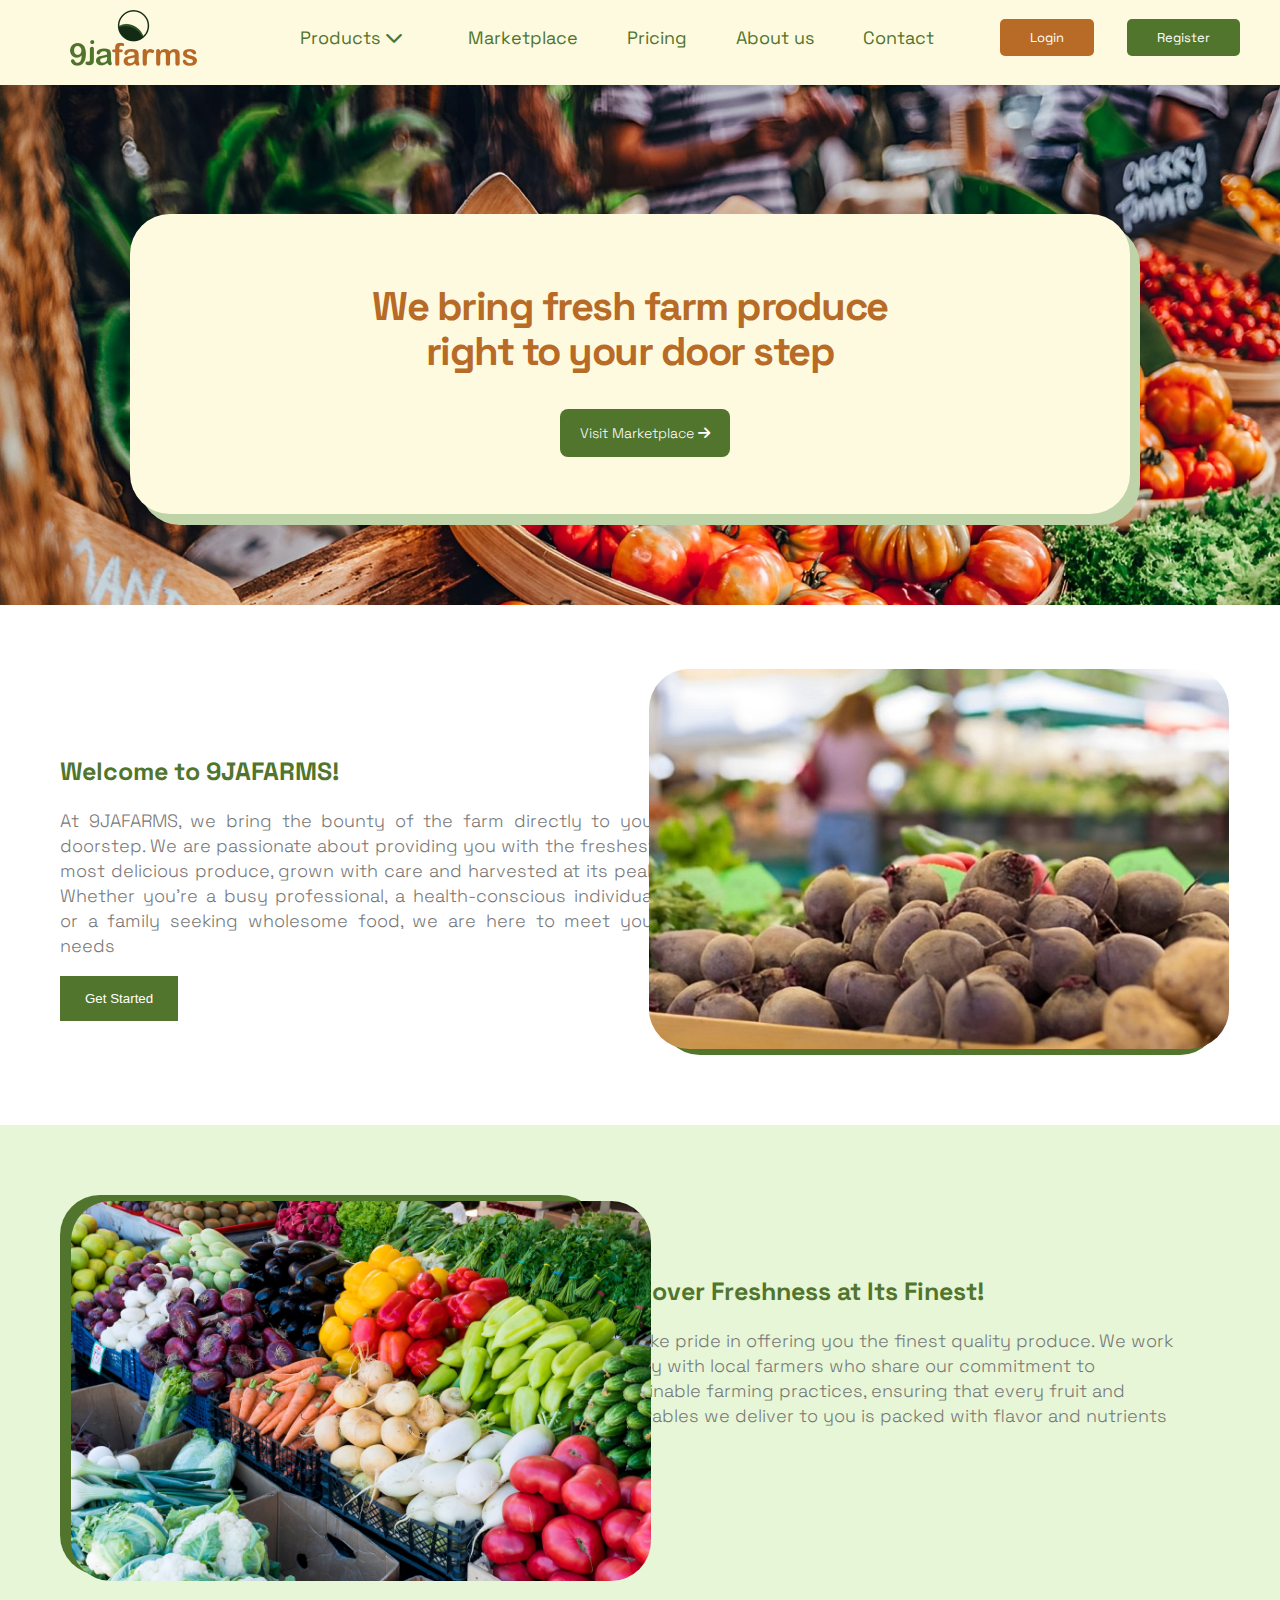
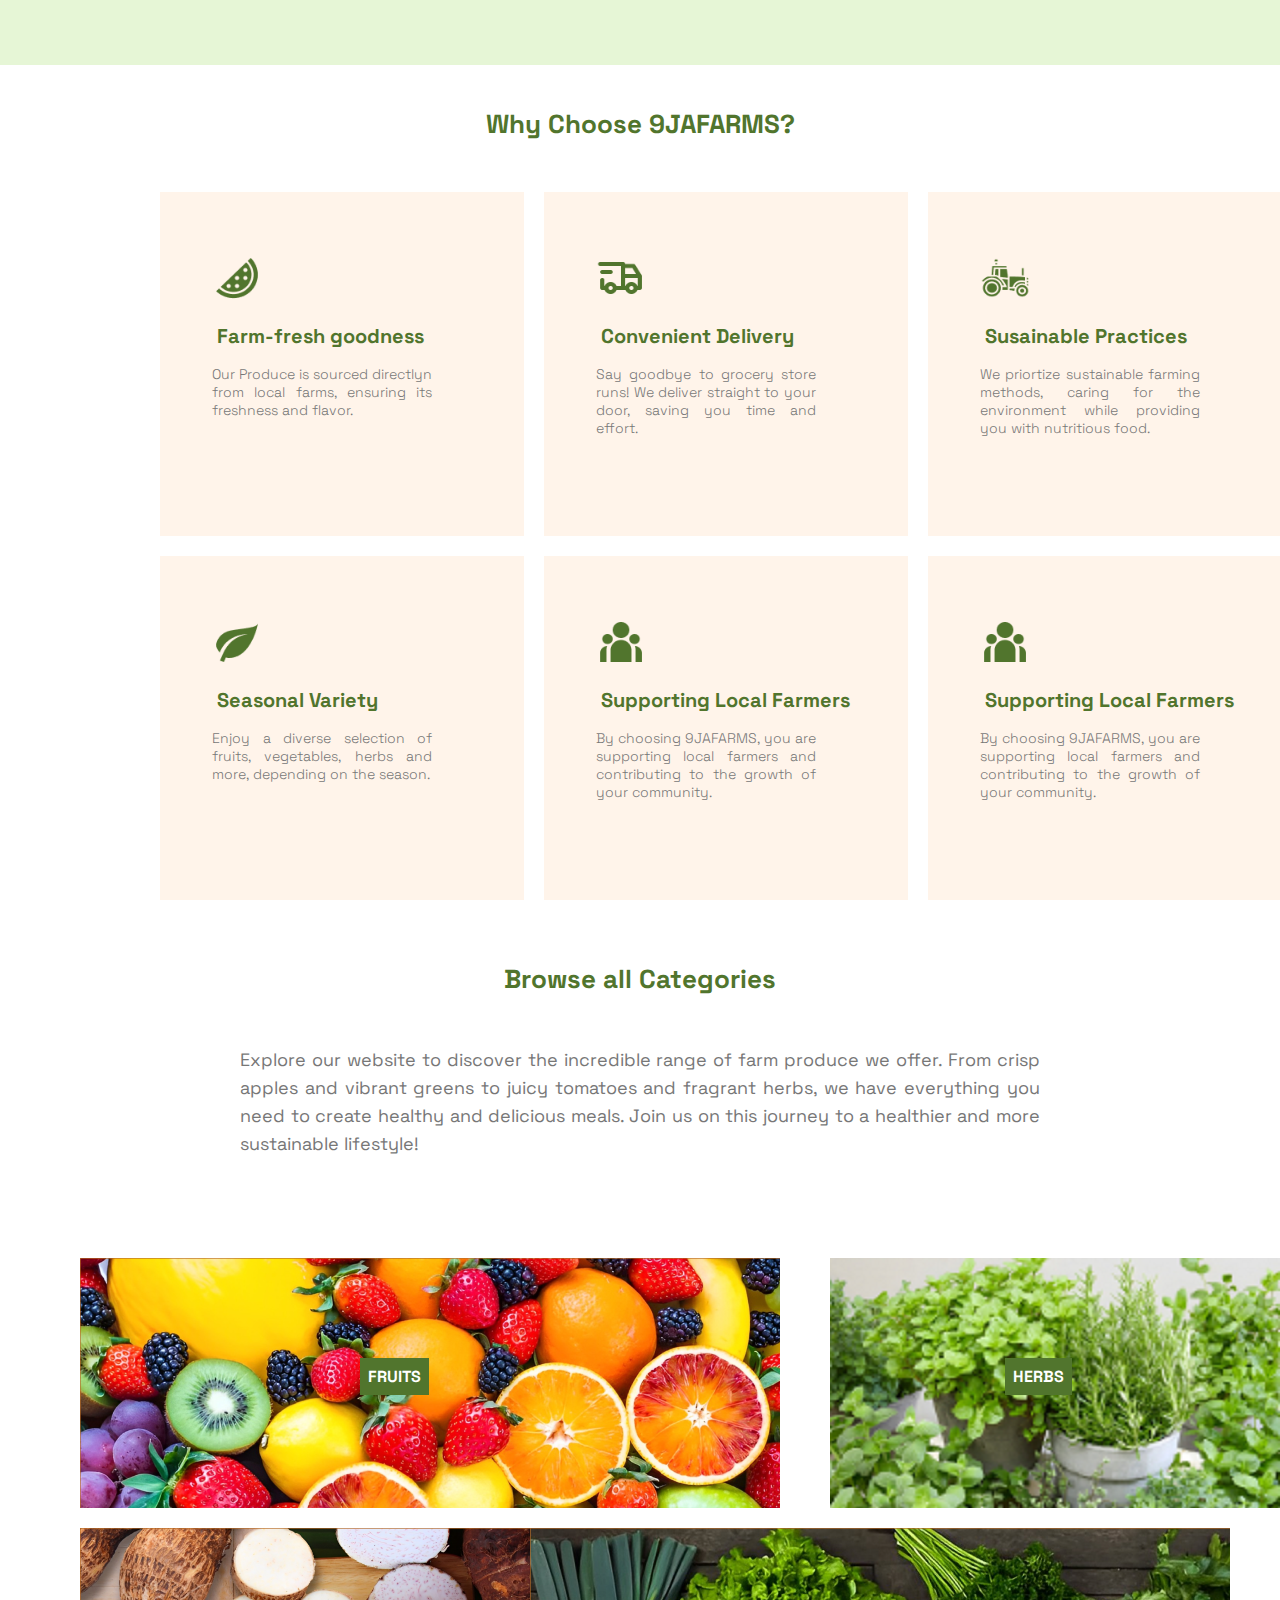
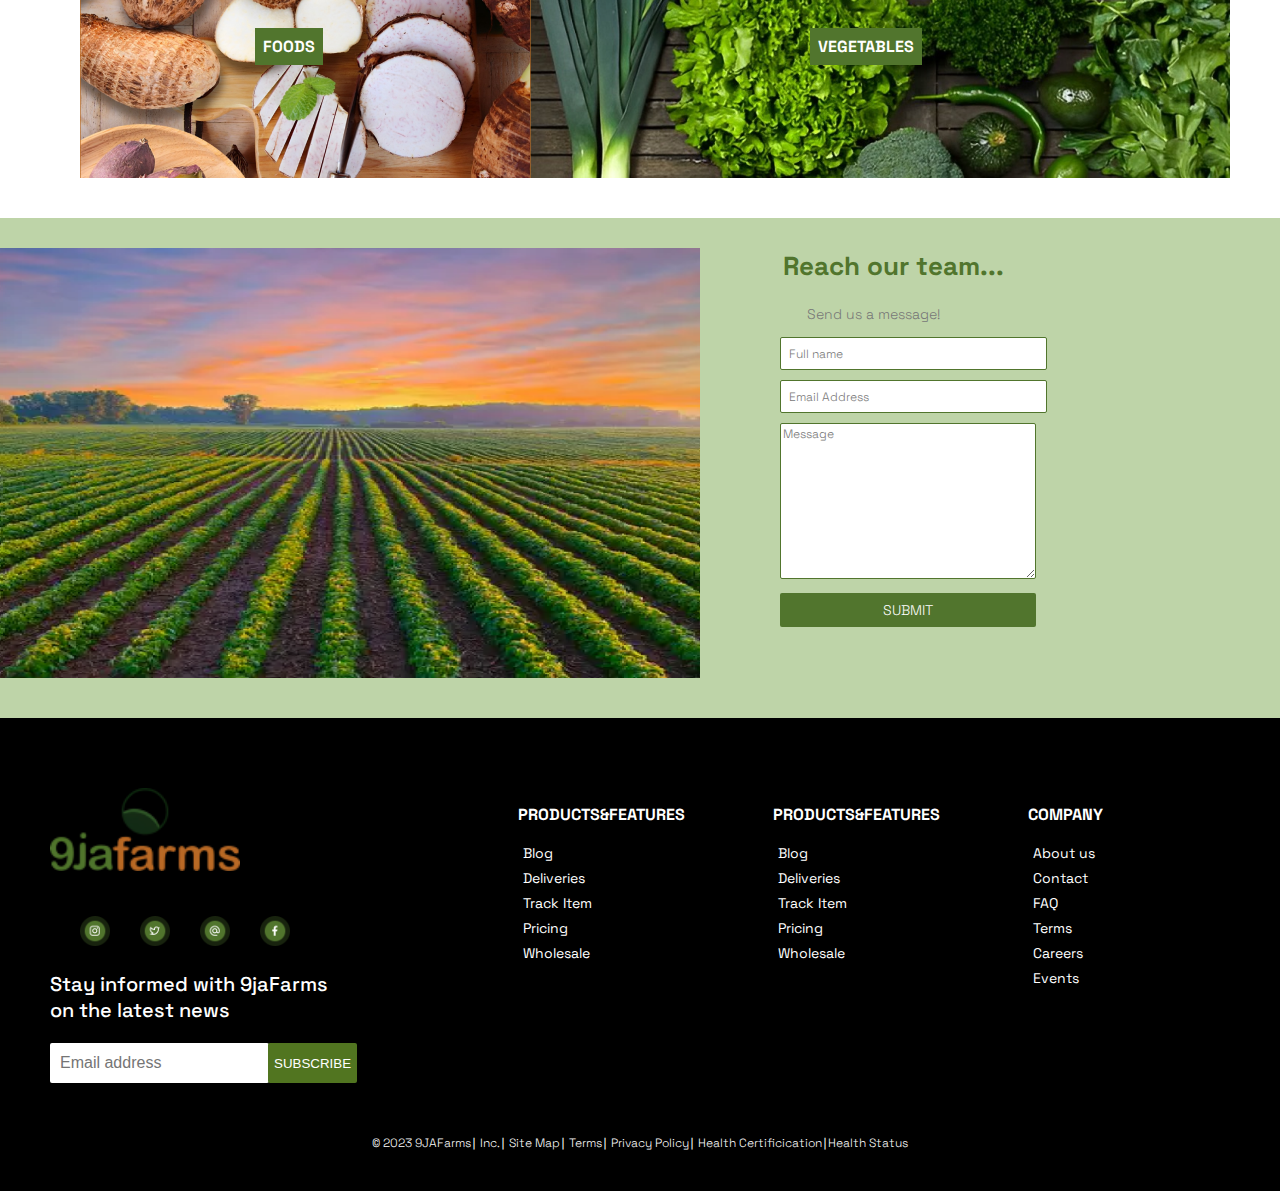
<file: index.html>
<!DOCTYPE html>
<html lang="en">
<head>
    <meta charset="UTF-8">
    <meta name="viewport" content="width=device-width, initial-scale=1.0">
    <title>Landing page</title>
    <link rel="stylesheet" href="https://cdnjs.cloudflare.com/ajax/libs/font-awesome/6.4.0/css/all.min.css">
    <link rel="stylesheet" href="index.css">
    
</head>
<body>
    <header>
        <div class="left-section">
        <img src="images/9jafarmslogo 1.png">
        </div>
    <div class="middle-section">
        <div class="dropdown">
            <button class="dropbtn"> Products
                <i class="fa-solid fa-chevron-down"></i></button>
                <div class="dropdown-content">
                <a href="marketplace.html#Fruits">Fruits</a>
                <a href="marketplace.html#Vegetables">Vegetables</a>
                <a href="marketplace.html#Foods">Foods</a>
                <a href="marketplace.html#herbs">Herbs</a>
            </div>
        </div>
            <a href="marketplace.html">Marketplace</a>
            <a href="pricing.html">Pricing</a>
            <a href="aboutus.html">About us</a>
            <a href="#Contact">Contact</a>
        </div>
        <div class="right-section">
            <a href="confirmforlogin.html"><button class="login">Login</button></a>
           <a href="confirmforsignup.html"><button class="register">Register</button></a>
    </div>
</header>

<main>
<div class="image-container">
  <div class="image-section">
    <div class="text">
        <h2>We bring fresh farm produce right to your door step</h2>
    <div class="text-button">
        <a href="marketplace.html"> <button class="use">Visit Marketplace  <i class="fa-solid fa-arrow-right"></i></button></a>
    </div>
    </div>
  </div>  
</div>

    <div class="first-container">
        <div class="first-content">
        <h2>Welcome to 9JAFARMS!</h2>
        <p>At 9JAFARMS, we bring the bounty of the farm directly to your doorstep. We are passionate about providing you with 
            the freshest, most delicious produce, grown with care and harvested at its peak. Whether you're a busy professional,
        a health-conscious individual, or a family seeking wholesome food, we are here to meet your needs  </p> 
        <button class="get">Get Started</button>
    </div>
    <div class="image">
        <img src="images/market 1.png">
    </div>
    </div>

    <div class="second-container">
        <div class="image">
            <img src="images/Frame 9.png">
        </div>
        <div class="first-content">
    <h2>Discover Freshness at Its Finest!</h2>   
    <p>We take pride in offering you the finest quality produce. We work closely with local farmers who share
        our commitment to sustainable farming practices, ensuring that every fruit and vegetables we deliver to you
    is packed with flavor and nutrients </p>
</div>
    </div>    

    <h2 class="why">Why Choose 9JAFARMS?</h2>
<div class="first-section">
<div class="why-grid">
<div class="content">
  <img src="images/mdi_fruit-watermelon.png">
  <h2> Farm-fresh goodness</h2>
  <p>Our Produce is sourced directlyn from local farms, ensuring its freshness and flavor.</p>
</div>
<div class="content">
    <img src="images/tabler_truck-delivery.png">
    <h2> Convenient Delivery</h2>
    <p>Say goodbye to grocery store runs! We deliver straight to your door, saving you time and effort.</p>
  </div>
  <div class="content">
    <img src="images/game-icons_farm-tractor.png">  
    <h2>Susainable Practices</h2>
    <p>We priortize sustainable farming methods, caring for the environment while providing
        you with nutritious food.
    </p>
  </div>
  <div class="content">
    <img src="images/mdi_leaf.png"> 
    <h2>Seasonal Variety</h2>
    <p>Enjoy a diverse selection of fruits, vegetables, herbs and more, depending on the season.</p>
  </div>
  <div class="content">
    <img src="images/ri_team-fill.png">  
    <h2> Supporting Local Farmers</h2>
    <p>By choosing 9JAFARMS, you are supporting local farmers and contributing to the growth of your community.</p>
  </div>
  <div class="content">
    <img src="images/ri_team-fill.png"> 
    <h2> Supporting Local Farmers</h2>
    <p>By choosing 9JAFARMS, you are supporting local farmers and contributing to the growth of your community.</p>
  </div>
</div>
</div>

<div class="second-section">
    <h2> Browse all Categories</h2>
    <p>Explore our website to discover the incredible range of farm produce we offer.
        From crisp apples and vibrant greens to juicy tomatoes and fragrant herbs, we have everything you need to create
        healthy and delicious meals. Join us on this journey to a healthier and more sustainable lifestyle!
    </p>
    <div class="browse-image-grid">
        <div class="first-browse">
            <div class="first-left">
                <button class="fruits">FRUITS</button>
</div>
    <div class="first-right">
        <button class="herbs">HERBS</button>
</div>
</div>

<div class="second-browse">
    <div class="second-left">
        <button class="foods">FOODS</button>
</div>
<div class="second-right">
    <button class="vegetables">VEGETABLES</button>
</div>
</div>
</div>
</div>
<section id="Contact">
<div class="fourth-section">
    <img src="images/Rectangle 4.png" alt="">
    <div class="right">
    <h2>Reach our team...</h2>
    <p>Send us a message!</p>
    <form action="">
    <input  class="name" type="text" placeholder="Full name"><br>
    <input class="email" type="text" placeholder="Email Address"><br>
    <textarea name="message" id="" cols="30" rows="10" placeholder="Message"></textarea><br>
    <button class="submit">SUBMIT</button>
</form>
</div>
</div>
</section>
</main>


<footer>
    <div class="farm-info">
        <div class="first-segment"> 
<img class="farm-logo" src="images/9jafarmslogo 1.png">
            <div class="social-media-icon">
                <a href="#"><img src="images/Frame 40.png"></a>
                <a href="#"><img src="images/Frame 41.png"></a>
                <a href="#"><img src="images/Frame 42.png"></a>
                <a href="#"><img src="images/Frame 43.png"></a>
            </div>
            <p>Stay informed with 9jaFarms<br>
                 on the latest news</p>
            <input class="search-bar" type="text" placeholder="Email address">
            <button class="subscribe">SUBSCRIBE </button>
        </div>

        <div class="products-features-first"> 
            <h3>PRODUCTS&amp;FEATURES</h3>
            <ul>
                <li>Blog</li>
                <li>Deliveries</li>
                <li>Track Item</li>
                <li>Pricing</li>
                <li>Wholesale</li>
            </ul>
        </div>
        <div class="products-features-second"> 
            <h3>PRODUCTS&amp;FEATURES</h3>
            <ul>
                <li>Blog</li>
                <li>Deliveries</li>
                <li>Track Item</li>
                <li>Pricing</li>
                <li>Wholesale</li>
            </ol>
        </div>
        <div class="company"> 
            <h3>COMPANY</h3>
            <ul>
                <li>About us</li>
                <li>Contact</li>
                <li>FAQ</li>
                <li>Terms</li>
                <li>Careers</li>
                <li>Events</il>
            </ul>
        </div>
    </div>

    <div class="last-segment"> 
       <p> &#169 2023 9JAFarms&#8739; Inc.&#8739; Site Map&#8739; Terms&#8739; Privacy Policy&#8739; Health Certificication&#8739;Health Status</p>
    </div>

</footer>
</body>
</html>
</file>
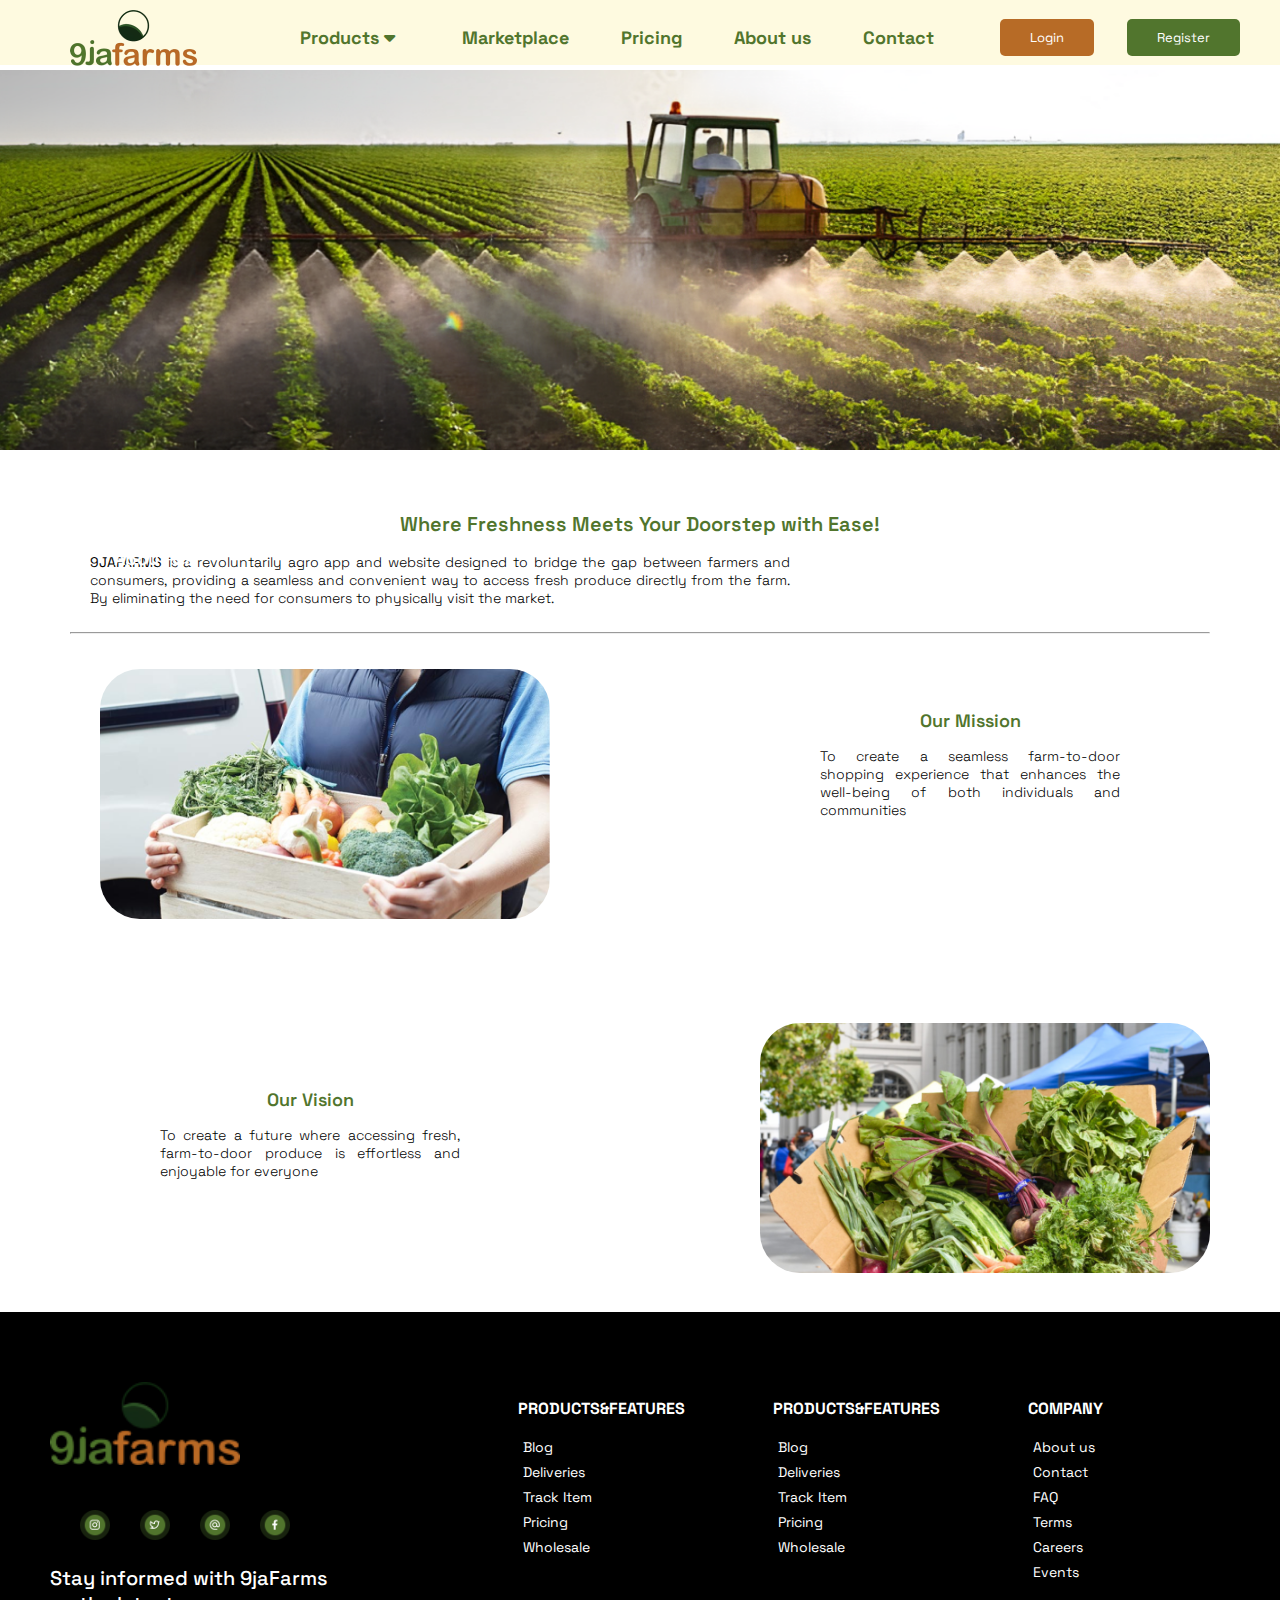
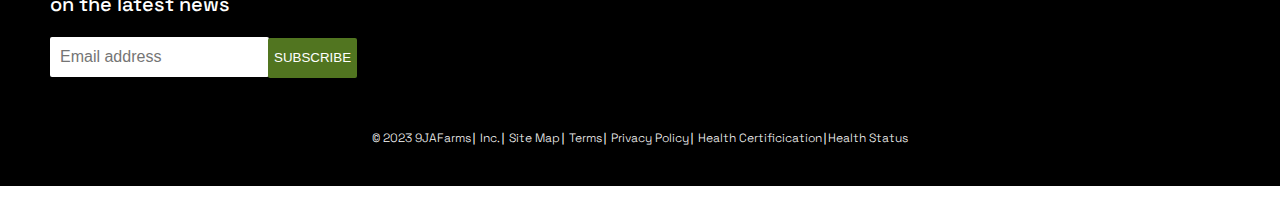
<file: aboutus.html>
<!DOCTYPE html>
<html lang="en">
<head>
    <meta charset="UTF-8">
    <meta name="viewport" content="width=device-width, initial-scale=1.0">
    <title>Aboutus page</title>
    <link rel="stylesheet" href="https://cdnjs.cloudflare.com/ajax/libs/font-awesome/6.4.0/css/all.min.css">
    <link rel="stylesheet" href="aboutus.css">
</head>
<body>
    <header>
        <div class="left-section">
        <img src="images/9jafarmslogo 1.png">
    </div>
    
    <div class="middle-section">
        <div class="dropdown">
            <button class="dropbtn"> Products
                <i class="fa fa-caret-down"></i></button>
                <div class="dropdown-content">
                <a href="marketplace.html#Fruits">Fruits</a>
                <a href="marketplace.html#Vegetables">Vegetables</a>
                <a href="marketplace.html#Foods">Foods</a>
                <a href="marketplace.html#herbs">Herbs</a>
            </div>
        </div>
            <a href="marketplace.html">Marketplace</a>
            <a href="pricing.html">Pricing</a>
            <a href="aboutus.html">About us</a>
            <a href="#Contact">Contact</a>
        </div>
        
    <div class="right-section">
        <a href="confirmforlogin.html"><button class="login">Login</button></a>
       <a href="confirmforsignup.html"><button class="register">Register</button></a>
</div>
</header>


<div class="image-container">
    <img  class="about-us" src="images/tractor 1 (1) 1.png">
<h2>About Us</h2>
</div>

<div class="text-container">
    <h2>Where Freshness Meets Your Doorstep with Ease!</h2>
<p><b>9JAFARMS</b> is a revoluntarily agro app and website designed to bridge the gap between 
    farmers and consumers, providing a seamless and convenient way to access fresh produce directly 
    from the farm. By eliminating the need for consumers to physically visit the market. </p>
</div>
<hr>
<div class="grid">
<div class="first-container">
    <img src="images/Frame 46.png"> 
<h2>Our Vision</h2>   
<p>To create a future where accessing fresh, farm-to-door produce 
    is effortless and enjoyable for everyone </p>
</div>    
<div class="second-container">
    <h2>Our Mission</h2>
    <p>To create a seamless farm-to-door shopping experience 
        that enhances the well-being of both individuals and communities  </p> 
    <img src="images/vision image 1.png">
</div>
</div>



<footer>
    <div class="farm-info">
        <div class="first-segment"> 
<img class="farm-logo" src="images/9jafarmslogo 1.png">
            <div class="social-media-icon">
                <a href="#"><img src="images/Frame 40.png"></a>
                <a href="#"><img src="images/Frame 41.png"></a>
                <a href="#"><img src="images/Frame 42.png"></a>
                <a href="#"><img src="images/Frame 43.png"></a>
            </div>
            <p>Stay informed with 9jaFarms<br>
                 on the latest news</p>
            <input class="search-bar" type="text" placeholder="Email address">
            <button class="subscribe">SUBSCRIBE </button>
        </div>

        <div class="products-features-first"> 
            <h3>PRODUCTS&amp;FEATURES</h3>
            <ul>
                <li>Blog</li>
                <li>Deliveries</li>
                <li>Track Item</li>
                <li>Pricing</li>
                <li>Wholesale</li>
            </ul>
        </div>
        <div class="products-features-second"> 
            <h3>PRODUCTS&amp;FEATURES</h3>
            <ul>
                <li>Blog</li>
                <li>Deliveries</li>
                <li>Track Item</li>
                <li>Pricing</li>
                <li>Wholesale</li>
            </ol>
        </div>
        <div class="company"> 
            <h3>COMPANY</h3>
            <ul>
                <li>About us</li>
                <li>Contact</li>
                <li>FAQ</li>
                <li>Terms</li>
                <li>Careers</li>
                <li>Events</il>
            </ul>
        </div>
    </div>

    <div class="last-segment"> 
       <p> &#169 2023 9JAFarms&#8739; Inc.&#8739; Site Map&#8739; Terms&#8739; Privacy Policy&#8739; Health Certificication&#8739;Health Status</p>
    </div>

</footer>
</body>
</html>
</file>
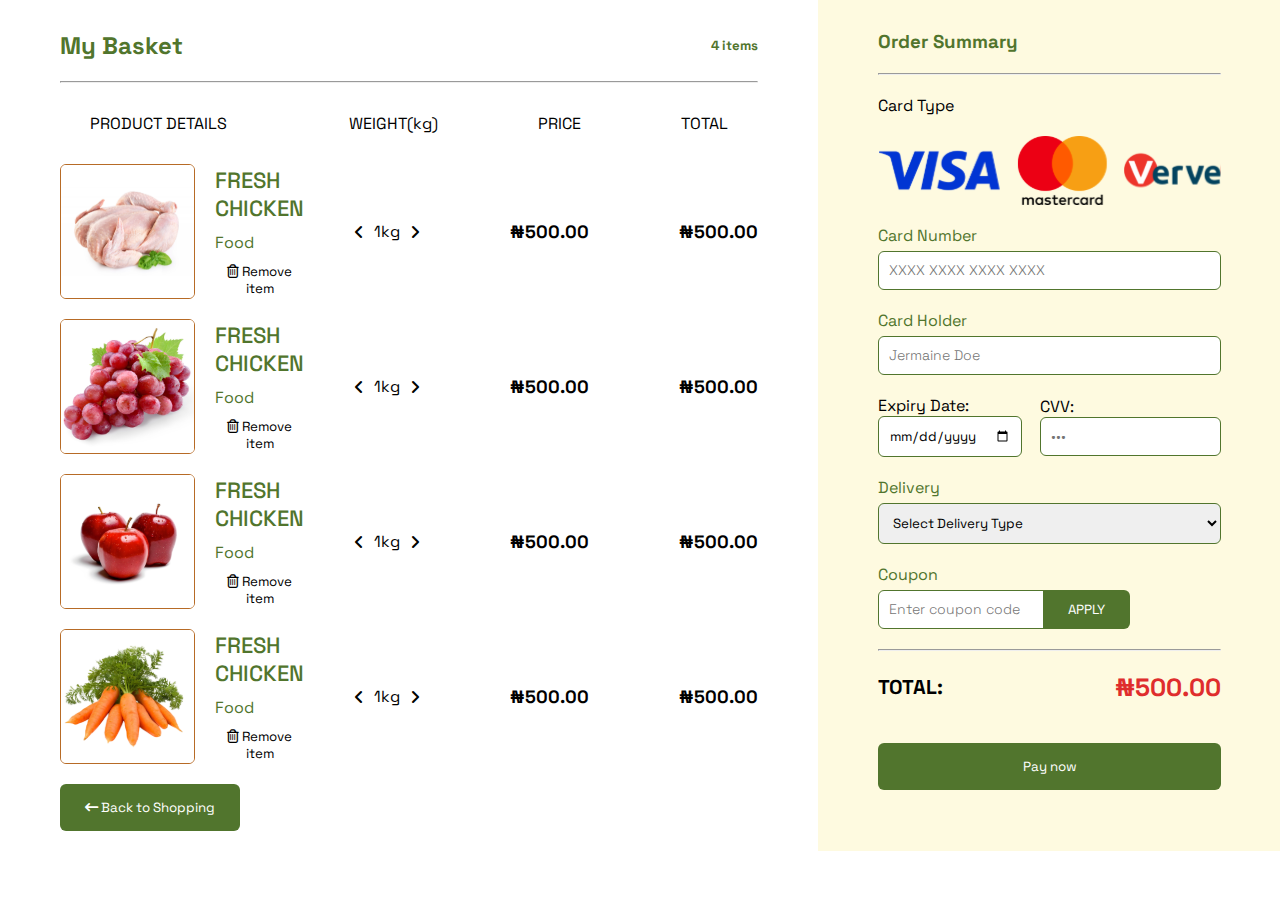
<file: checkout.html>
<!DOCTYPE html>
<html lang="en">
<head>
    <meta charset="UTF-8">
    <meta http-equiv="X-UA-Compatible" content="IE=edge">
    <meta name="viewport" content="width=device-width, initial-scale=1.0">
    <link rel="stylesheet" href="checkout.css">
    <link rel="stylesheet" href="https://cdnjs.cloudflare.com/ajax/libs/font-awesome/6.4.0/css/all.min.css">
    <title>Checkout</title>
</head>
<body class="checkout">
    <div class="leftside">
        <div class="heading">
            <h2>My Basket</h2>
            <h5>4 items</h5>
        </div>
        <hr>
        <div class="title">
            <p>PRODUCT DETAILS</p>
            <div class="other-title">
                <p>WEIGHT(kg)</p>
                <p>PRICE</p>
                <p>TOTAL</p>
            </div>    
        </div>
        <div class="table">
            <div class="item">
                <div class="prod">
                    <img src="images/chicken.svg" alt="chicken">
                    <div class="prod-name">
                        <h4>FRESH CHICKEN</h4>
                        <h6>Food</h6>
                        <button><i class="fa-regular fa-trash-can"></i> Remove item</button>
                    </div>
                </div>
                <div class="other">
                    <div class="weight">
                        <i class="fa-solid fa-angle-left"></i>
                        <p>1kg</p>
                        <i class="fa-solid fa-angle-right"></i>
                    </div>  
                    <h6 class="price">₦500.00</h6>
                    <h6 class="total">₦500.00</h6>
                </div>
               
            </div>
            <div class="item">
                <div class="prod">
                    <img src="images/grapes.svg" alt="chicken">
                    <div class="prod-name">
                        <h4>FRESH CHICKEN</h4>
                        <h6>Food</h6>
                        <button><i class="fa-regular fa-trash-can"></i> Remove item</button>
                    </div>
                </div>
                <div class="other">
                    <div class="weight">
                        <i class="fa-solid fa-angle-left"></i>
                        <p>1kg</p>
                        <i class="fa-solid fa-angle-right"></i>
                    </div>  
                    <h6 class="price">₦500.00</h6>
                    <h6 class="total">₦500.00</h6>
                </div>
               
            </div>
            <div class="item">
                <div class="prod">
                    <img src="images/apples.svg" alt="chicken">
                    <div class="prod-name">
                        <h4>FRESH CHICKEN</h4>
                        <h6>Food</h6>
                        <button><i class="fa-regular fa-trash-can"></i> Remove item</button>
                    </div>
                </div>
                <div class="other">
                    <div class="weight">
                        <i class="fa-solid fa-angle-left"></i>
                        <p>1kg</p>
                        <i class="fa-solid fa-angle-right"></i>
                    </div>  
                    <h6 class="price">₦500.00</h6>
                    <h6 class="total">₦500.00</h6>
                </div>
               
            </div>
            <div class="item">
                <div class="prod">
                    <img src="images/carrot.svg" alt="chicken">
                    <div class="prod-name">
                        <h4>FRESH CHICKEN</h4>
                        <h6>Food</h6>
                        <button><i class="fa-regular fa-trash-can"></i> Remove item</button>
                    </div>
                </div>
                <div class="other">
                    <div class="weight">
                        <i class="fa-solid fa-angle-left"></i>
                        <p>1kg</p>
                        <i class="fa-solid fa-angle-right"></i>
                    </div>  
                    <h6 class="price">₦500.00</h6>
                    <h6 class="total">₦500.00</h6>
                </div>
               
            </div>
        </div>
        <div class="button">
            <button><i class="fa-solid fa-arrow-left-long"></i><span>   </span>Back to Shopping</button>
        </div>
    </div>
    <div class="rightside">
        <div class="heading">
            <h3>Order Summary</h3>
        </div>
        <hr>
        <form class="form">
            <label for="card-type">Card Type</label>
            <div class="cards">
                <img src="images/visa.svg" alt="visa">
                <img src="images/mastercard.svg" alt="visa">
                <img src="images/verve.svg" alt="visa">
            </div>

            <div class="input">
                <label for="card-number">Card Number</label>
                <input type="text" placeholder="XXXX XXXX XXXX XXXX">
            </div>
            <div class="input">
                <label for="card-holder">Card Holder</label>
                <input type="text" placeholder="Jermaine Doe">
            </div>
            <div class="card-details">
                <div class="short-input">
                    <label>Expiry Date:</label>
                    <input type="date">    
                </div>
                <div class="short-input">
                    <label>CVV:</label>
                    <input type="password" placeholder="•••">    
                </div>
                
            </div>
            <div class="input">
                <label for="card-holder">Delivery</label>
                <select name="delivery-type" id="delivery">
                    <option>Select Delivery Type</option>
                    <option value="standard">Standard Delivery ₦500</option>
                    <option value="executive">Executive Delivery ₦3000</option>
                    <option value="pickup">Pickup from Location</option>
                </select>
            </div>
            <div class="input">
                <label for="card-holder">Coupon</label>
                <div class="coupon">
                    <input type="text" placeholder="Enter coupon code">
                    <button class="button">APPLY</button>
                </div>
            </div>

            <hr>

            <div class="total">
                <h4>TOTAL:</h4>
                <h5>₦500.00</h5>
            </div>

            <button class="pay-btn">Pay now</button>
            
        </form>
    </div>
</body>
</html>
</file>
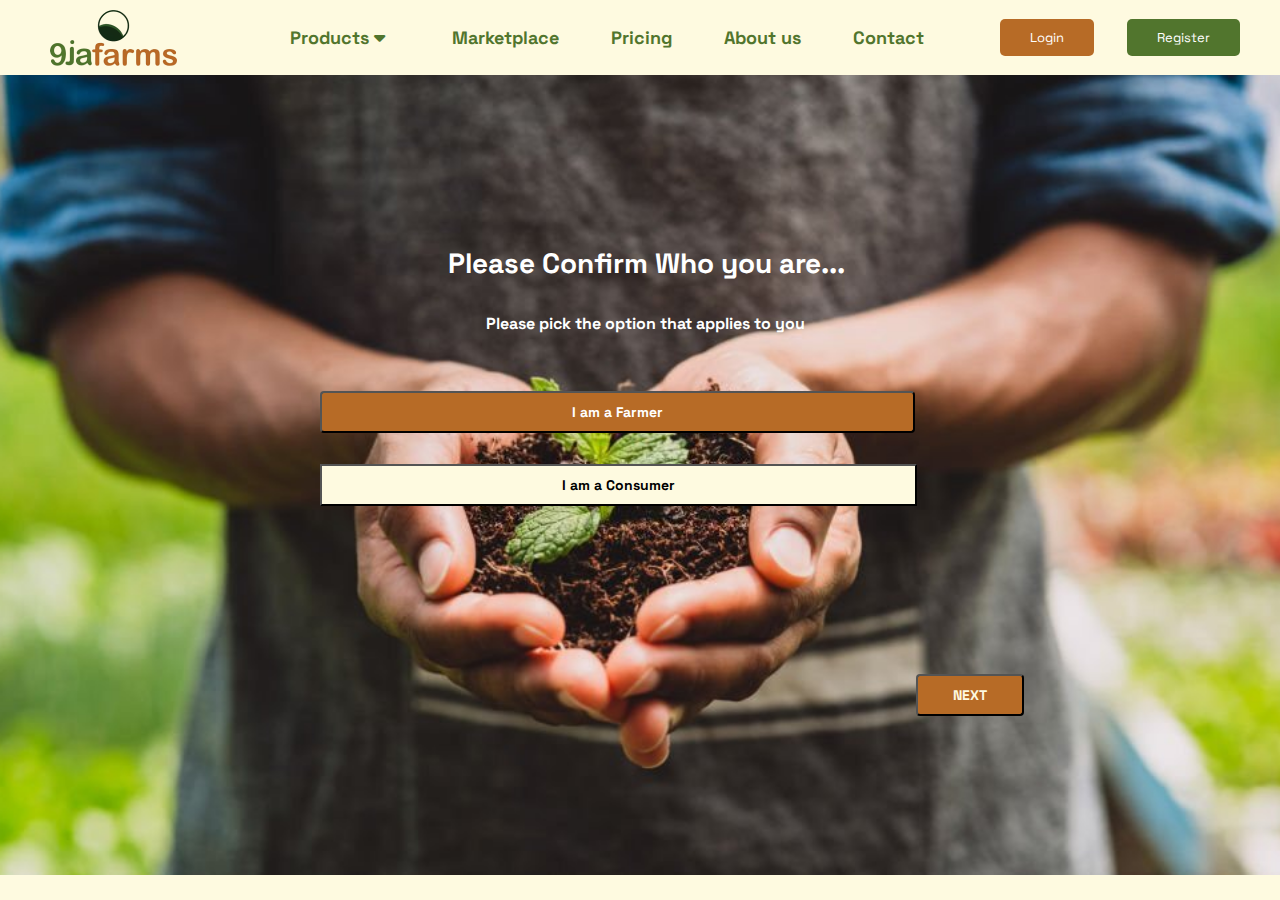
<file: confirmforlogin.html>
<!DOCTYPE html>
<html lang="en">
<head>
    <meta charset="UTF-8">
    <meta name="viewport" content="width=device-width, initial-scale=1.0">
    <title>Confirmforlogin page</title>
    <link rel="stylesheet" href="https://cdnjs.cloudflare.com/ajax/libs/font-awesome/6.4.0/css/all.min.css">
    <link rel="stylesheet" href="confirm.css">
</head>
<body>
    <header>
        <div class="left-section">
        <img src="images/9jafarmslogo 1.png">
    </div>
    
    <div class="middle-section">
        <div class="dropdown">
            <button class="dropbtn"> Products
                <i class="fa fa-caret-down"></i></button>
                <div class="dropdown-content">
                <a href="marketplace.html#Fruits">Fruits</a>
                <a href="marketplace.html#Vegetables">Vegetables</a>
                <a href="marketplace.html#Foods">Foods</a>
                <a href="marketplace.html#herbs">Herbs</a>
            </div>
        </div>
            <a href="marketplace.html">Marketplace</a>
            <a href="pricing.html">Pricing</a>
            <a href="aboutus.html">About us</a>
            <a href="#Contact">Contact</a>
        </div>
        
    <div class="right-section">
        <a href="confirmforlogin.html"><button class="login">Login</button></a>
       <a href="confirmforsignup.html"><button class="register">Register</button></a>
</div>
</header>
<div class="container">
    <img src="images/confirm.PNG">

    <div class="container-details">
        <h3 class="setup"> Please Confirm Who you are...</h3>
        <p class="already">Please pick the option that applies to you</p>
    </div>

    <div class="container-button">
      <a href="loginforfarmers.html"><button class="farmer">I am a Farmer</button></a> 
      <a href="loginforconsumers.html"><button class="consumer">I am a Consumer</button></a>
    
    </div>
    <button class="next">NEXT</button>
</div>
</body>
</html>
</file>
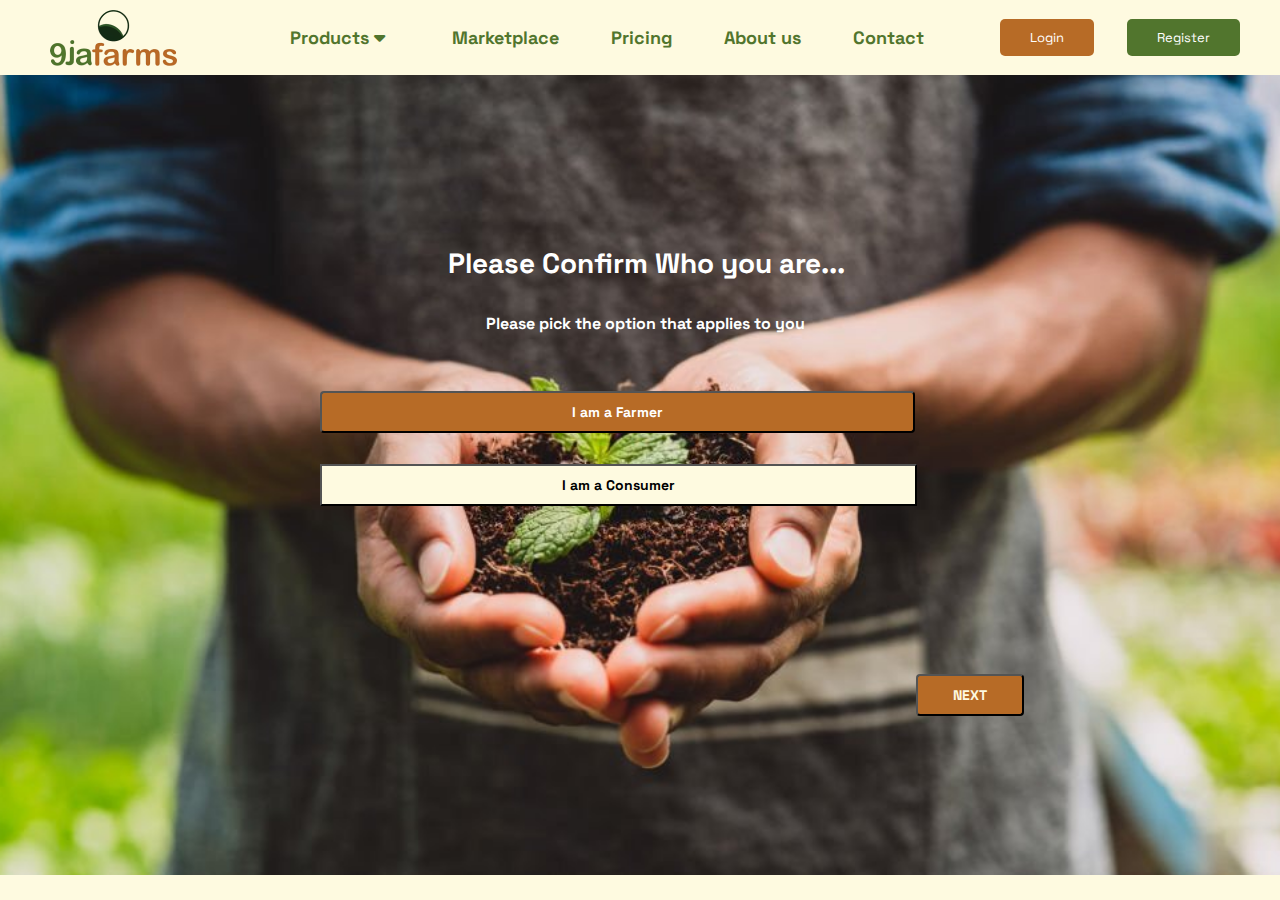
<file: confirmforsignup.html>
<!DOCTYPE html>
<html lang="en">
<head>
    <meta charset="UTF-8">
    <meta name="viewport" content="width=device-width, initial-scale=1.0">
    <title>Confirmforregister page</title>
    <link rel="stylesheet" href="https://cdnjs.cloudflare.com/ajax/libs/font-awesome/6.4.0/css/all.min.css">
    <link rel="stylesheet" href="confirm.css">
</head>
<body>
    <header>
        <div class="left-section">
        <img src="images/9jafarmslogo 1.png">
    </div>
    
    <div class="middle-section">
        <div class="dropdown">
            <button class="dropbtn"> Products
                <i class="fa fa-caret-down"></i></button>
                <div class="dropdown-content">
                <a href="marketplace.html#Fruits">Fruits</a>
                <a href="marketplace.html#Vegetables">Vegetables</a>
                <a href="marketplace.html#Foods">Foods</a>
                <a href="marketplace.html#herbs">Herbs</a>
            </div>
        </div>
            <a href="marketplace.html">Marketplace</a>
            <a href="pricing.html">Pricing</a>
            <a href="aboutus.html">About us</a>
            <a href="#Contact">Contact</a>
        </div>
        
    <div class="right-section">
        <a href="confirmforlogin.html"><button class="login">Login</button></a>
       <a href="confirmforsignup.html"><button class="register">Register</button></a>
</div>
</header>
<div class="container">
    <img src="images/confirm.PNG">

    <div class="container-details">
        <h3 class="setup"> Please Confirm Who you are...</h3>
        <p class="already">Please pick the option that applies to you</p>
    </div>

    <div class="container-button">
      <a href="registerforfarmers.html"><button class="farmer">I am a Farmer</button></a> 
      <a href="registerforconsumers.html"><button class="consumer">I am a Consumer</button></a>
    
    </div>
    <button class="next">NEXT</button>
</div>
</body>
</html>
</file>
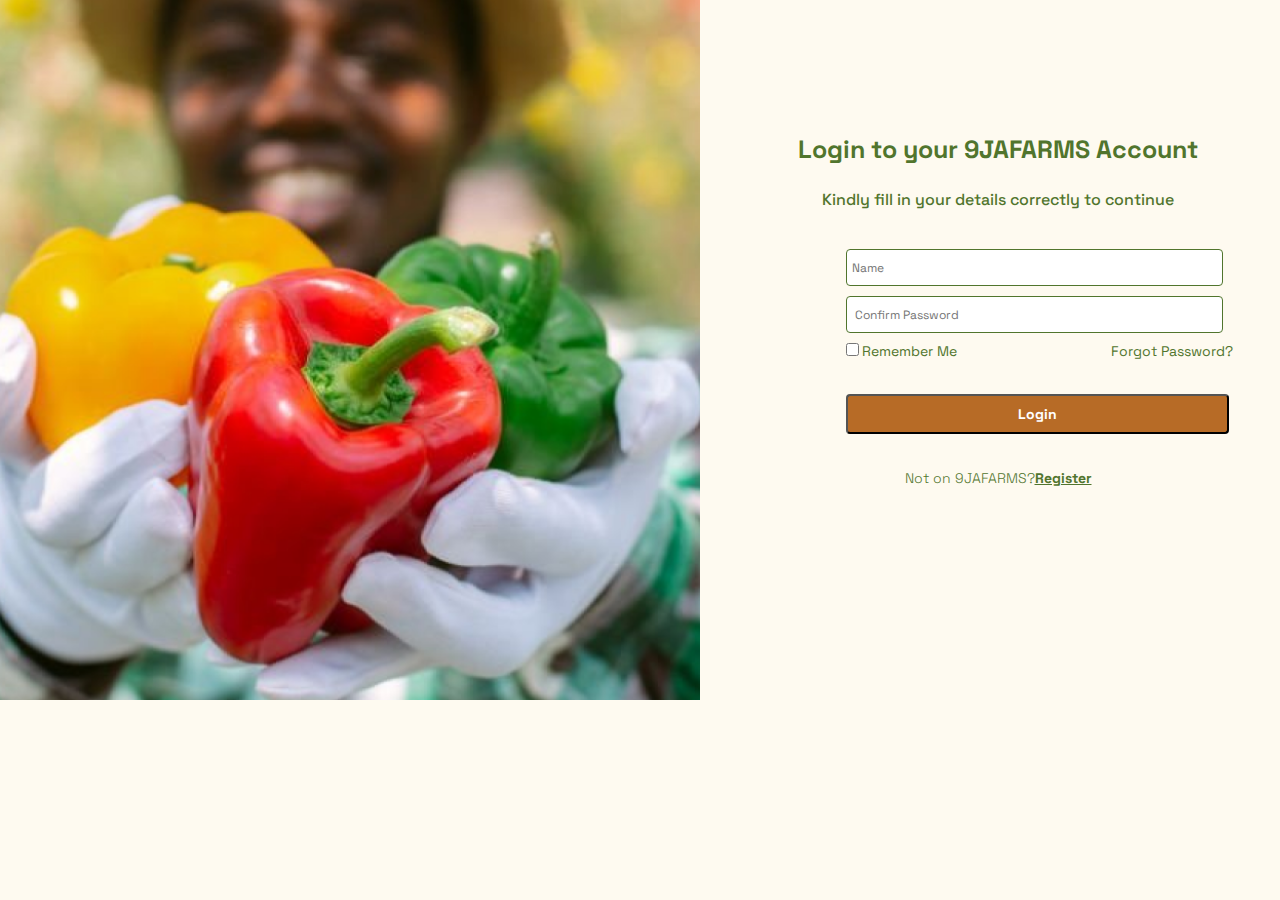
<file: loginforconsumers.html>
<!DOCTYPE html>
<html lang="en">
<head>
    <meta charset="UTF-8">
    <meta name="viewport" content="width=device-width, initial-scale=1.0">
    <title>LoginForConsumers Page</title>
    <link rel="stylesheet" href="loginforconsumers.css">
</head>
<body>
    <div class="container">
        <div class="container-image">
            <img src="images/Rectangle 8 (3).png">
        </div>

        <div class="container-details">
            <h3 class="setup"> Login to your 9JAFARMS Account</h3>
            <p class="already">Kindly fill in your details correctly to continue</p>

           <div class="input">
            <input class="name" type="text"  placeholder="Name">
        <input  class="name" type="password" id="none" placeholder=" Confirm Password">
        </div>

        <div class="section">
            <input class="checkbox" type="checkbox" name="remember"><label class="remember" for="remember">Remember Me</label>
        <p class="forgot"><a href="#">Forgot Password?</a></p>
        </div>
        <form>
        <button class="login">Login</button>
        <p class="by"> Not on 9JAFARMS?<a href="registerforconsumers.html">Register</a></p>
     </form>
    </div>
    </div>
</body>
</html>
</file>
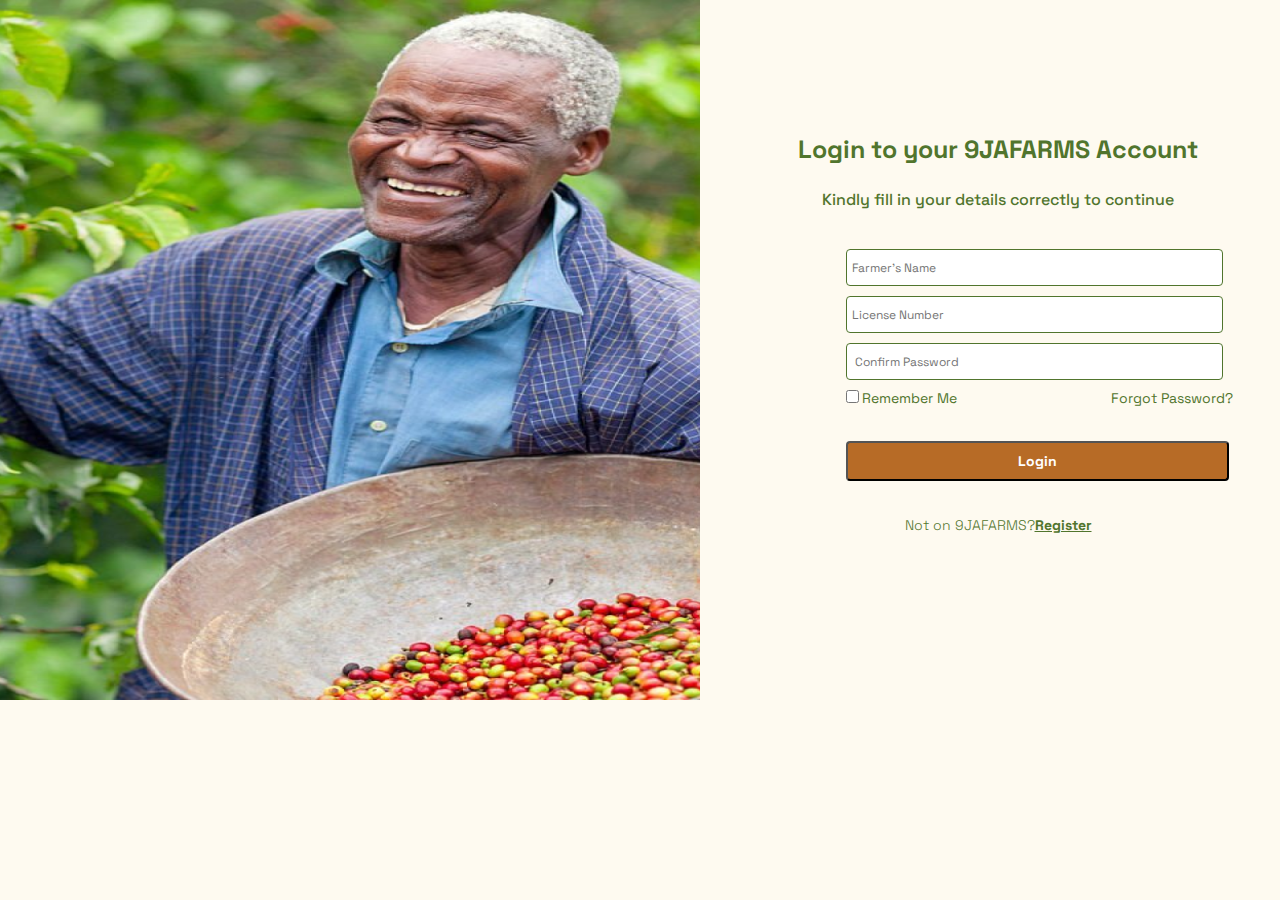
<file: loginforfarmers.html>
<!DOCTYPE html>
<html lang="en">
<head>
    <meta charset="UTF-8">
    <meta name="viewport" content="width=device-width, initial-scale=1.0">
    <title>LoginForFarmers Page</title>
    <link rel="stylesheet" href="loginforfarmers.css">
</head>
<body>
    <div class="container">
        <div class="container-image">
            <img src="images/Rectangle 8.png">
        </div>

        <div class="container-details">
            <h3 class="setup"> Login to your 9JAFARMS Account</h3>
            <p class="already">Kindly fill in your details correctly to continue</p>

           <div class="input">
            <input class="name" type="text"  placeholder="Farmer's Name">
            <input  class="name" type="text" placeholder="License Number">
        <input  class="name" type="password" id="none" placeholder=" Confirm Password">
        </div>

        <div class="section">
            <input class="checkbox" type="checkbox" name="remember"><label class="remember" for="remember">Remember Me</label>
        <p class="forgot"><a href="#">Forgot Password?</a></p>
        </div>
        <form>
        <button class="login">Login</button>
        <p class="by"> Not on 9JAFARMS?<a href="registerforfarmers.html">Register</a></p>

        <a href="registerforfarmers.css"></a>
     </form>
    </div>
    </div>
</body>
</html>
</file>
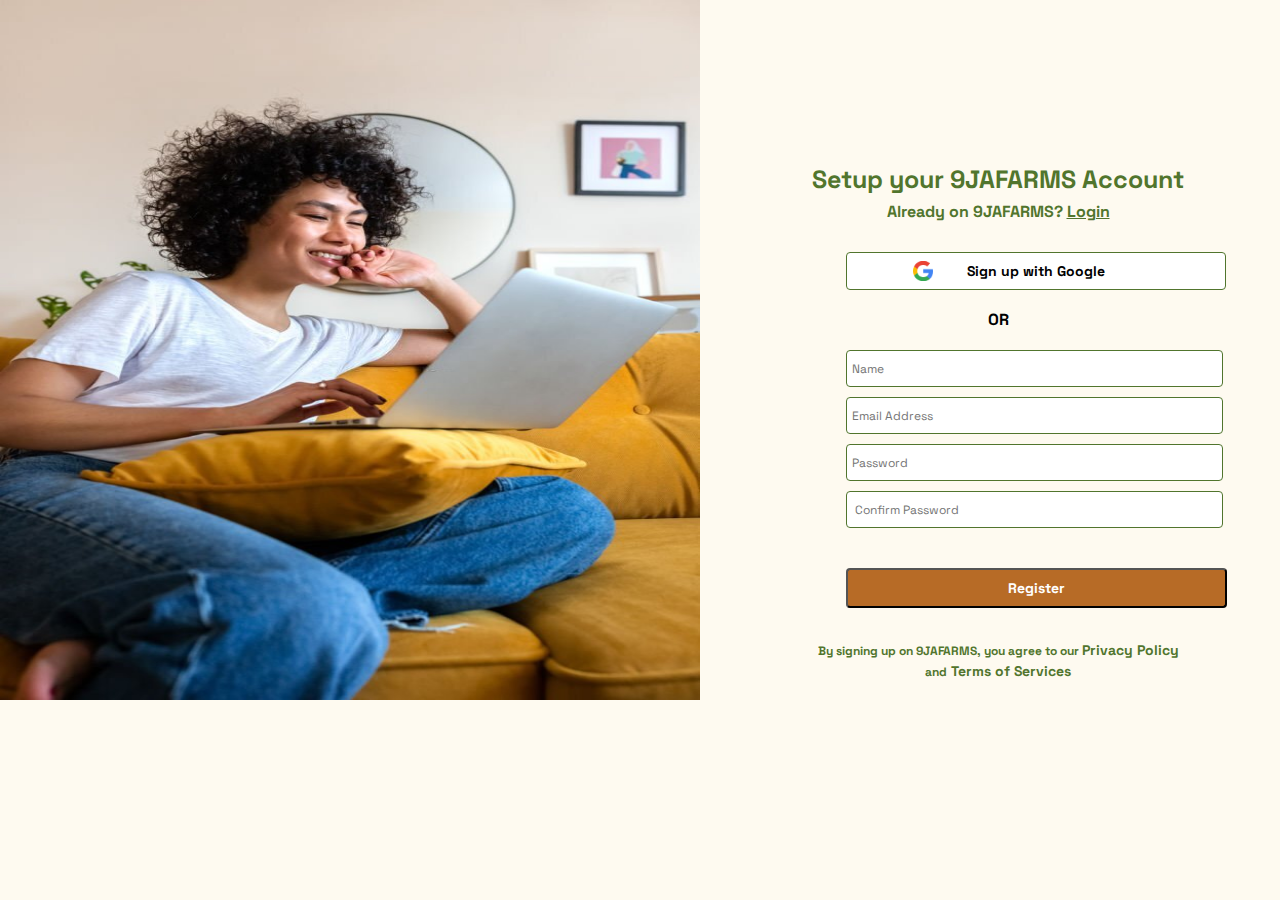
<file: registerforconsumers.html>
<!DOCTYPE html>
<html lang="en">
<head>
    <meta charset="UTF-8">
    <meta name="viewport" content="width=device-width, initial-scale=1.0">
    <title>RegisterForConsumers Page</title>
    <link rel="stylesheet" href="registerforconsumers.css">
</head>
<body>
    <div class="container">
        <div class="container-image">
            <img src="images/Rectangle 8 (1).png">
        </div>

        <div class="container-details">
            <h3 class="setup"> Setup your 9JAFARMS Account</h3>
            <p class="already"> Already on 9JAFARMS? <a href="#">Login</a></p>
            
            <div class="button">
            <button class="sign"> Sign up with Google</button>
           <a href="#" ><img src="images/image 1.png"></a>
        </div>
        <p class="or"> OR</p>

           <div class="input">
            <input class="name" type="text"  placeholder="Name">
            <input  class="name" type="text" placeholder="Email Address">
            <input  class="name" type="password" id="none" placeholder="Password">
        <input  class="name" type="password" id="none" placeholder=" Confirm Password">
        </div>

        <button class="register">Register</button>
        <p class="by"> By signing up on 9JAFARMS, you agree to our <a href="#"> Privacy Policy</a><br> and<a href="#"> Terms of Services</a></p>
     </div>
    </div>
</body>
</html>
</file>
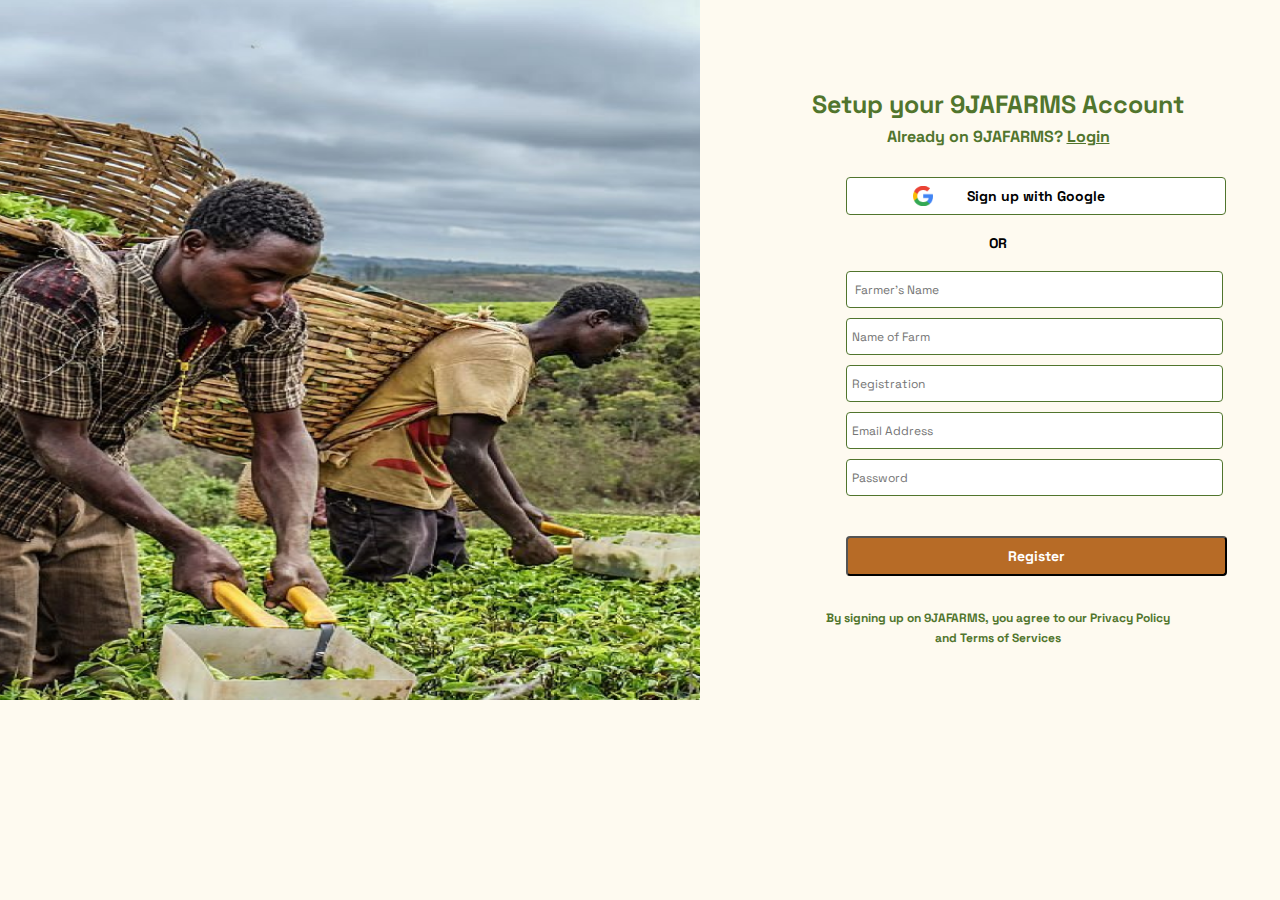
<file: registerforfarmers.html>
<!DOCTYPE html>
<html lang="en">
<head>
    <meta charset="UTF-8">
    <meta name="viewport" content="width=device-width, initial-scale=1.0">
    <title>RegisterForFarmers Page</title>
    <link rel="stylesheet" href="registerforfarmers.css">
</head>
<body>
    <div class="container">
        <div class="container-image">
            <img src="images/farmer.png">
        </div>

        <div class="container-details">
            <h3 class="setup"> Setup your 9JAFARMS Account</h3>
            <p class="already"> Already on 9JAFARMS? <a href="#">Login</a></p>
            
            <div class="button">
            <button class="sign"> Sign up with Google</button>
           <a href="#" ><img src="images/image 1.png"></a>
        </div>
        <p class="or"> OR</p>
           

           <div class="input">
            <input class="name" type="text"  placeholder=" Farmer's Name">
            <input class="name" type="text" placeholder="Name of Farm"><br>
            <input  class="name" type="text" placeholder="Registration"><br>
            <input  class="name" type="text" placeholder="Email Address"><br>
            <input  class="name" type="password" id="none" placeholder="Password"><br>
        
        </div>

           <button class="register">Register</button>
           <p class="by"> By signing up on 9JAFARMS, you agree to our <a href="#">Privacy Policy</a><br> and<a href="#"> Terms of Services</a></p>
        </div>
    </div>
</body>
</html>
</file>
<file: index.css>
@import url('https://fonts.googleapis.com/css2?family=Space+Grotesk:wght@300;400;500;600;700&display=swap');

body{
    margin: 0;
    padding: 0;
    
}

header{
    height: 55px;
    display: flex;
    flex-direction: row;
    justify-content: space-between;
    padding-top: 10px; 
    padding-left: 70px; 
    background: #fefae0;
    padding-bottom: 20px;
   
}

.first-section{
    display: flex;
    width: 300px;
    align-items: center;  
}

.first-section img{
    width: 125px;
    height: 48px;
    margin-right: 30px;    
}

.middle-section{
    flex: 1;
    max-width: 650px;
    margin-left: 30px;
    display: flex;
    align-items: center;
    padding-left: 10px;
    justify-content: space-between;
}

a{
    font-size: 18px;
    font-family: 'Space Grotesk', sans-serif;
    color: #51752d;
    font-weight: 400;
    text-decoration: none;
}
 .middle-section a img{
    padding-left: 5px;
 }

 .dropdown{
    position: relative;
    display: inline-block;
    /* transition: .4s; */
 }

 .dropbtn{
    cursor: pointer;
    font-size: 18px;
    font-family: 'Space Grotesk', sans-serif;
    border: none;
    color: #51752d;
    font-weight: 400;
    background: #fefae0;
    padding: 16px;
    margin: 0;

 }
.Products:hover
.dropbtn, .dropbtn:focus{
    background-color: white;

}

.dropdown-content{
    display: none;
    position: absolute;
    background-color: white;
    min-width: 150px;
    box-shadow: 0px 8px 16px 0px rgba(o, 0, 0, 0.2);
    z-index: 1;
 }

 .dropdown-content a{
    color: #51752d;
    font-family: 'Space Grotesk', sans-serif;
    padding: 12px 16px;
    text-decoration: none;
    display: block;
    font-size: 14px;
    transition: .4s;
 }

.dropdown-content a:hover{
    background-color: #517520;
    color: #fff;
 }

 .dropdown:hover .dropdown-content{
    display: block;
 }

 .dropdown:hover .dropbtn {background-color: #fefae0;}


.right-section{
    width: 300px;
    display: flex;
    align-items: center;
    justify-content: space-between; 
}

.login{
    background-color: #b76b26;
    border: none;
    border-radius: 5px;
    font-family: 'Space Grotesk', sans-serif;
    font-size: 13px;
    color: white;
    padding: 10px 30px;
    margin-left: 20px;
}

.register{
    background-color: #51752d;
    border: none;
    border-radius: 5px;
    font-family: 'Space Grotesk', sans-serif;
    font-size: 13px;
    color: white;
    padding: 10px 30px;
    margin: 0 40px 0 5px;
}

.image-container{
    background-image: url(images/tomato\ 1.png);
    width: 100%;
    height: 480px;
    object-fit: cover;
    padding-top: 40px;
}

.image-section{
      background: #bed4a8;
    height: 300px;
    width: 1000px;
    margin: 100px auto;
  vertical-align: center;
  border: none;
  border-radius: 40px;

    position: relative;
}
 
.text{
    background: #fefae0;
    height: 300px;
    width: 1000px;
    margin: 100px auto;
  vertical-align: center;
  border: none;
  border-radius: 40px;

  position: absolute;
  top: -37%;
  left: -1%;
}


.text h2{
    font-size: 40px;
    font-family: 'Space Grotesk', sans-serif;
    font-weight: 700;
    color: #b76b26;
    width: 600px; 
    margin: 70px auto 35px auto;
    display: flex;
    align-items: center;
    justify-content: center;
    text-align: center;
    line-height: 45px;
    letter-spacing: -1.5px;
}


.use{
    display: relative;
    color: white;
    background-color: #51752d;
    padding: 15px 20px;
    font-size: 14px;
    font-family: 'Space Grotesk', sans-serif;
    font-weight: 300;
    margin-left: 430px;
    border: none;
    border-radius: 8px;
    outline: none;
}

.first-container{
    padding: 20px 0;
    display: flex;
    flex-direction: row;
    justify-content: space-between;   
}

.first-container .first-content h2{
   font-size: 25px;
    font-family: 'Space Grotesk', sans-serif;
    font-weight: 700;
    color: #51752d;
    margin-left: 60px;
    margin-top: 80px;
    padding-top: 50px;
    width: 400px;
}

.first-container  .first-content p{
    font-size: 18px;
    font-family: 'Space Grotesk', sans-serif;
    font-weight: 300;
    margin-left: 60px;
    width: 600px;
    line-height: 25px;
    text-align: justify;
    color: #777777;
}
.first-container .first-content .get{
    margin-left: 60px;
    background-color: #51752d;
    color:  white;
    padding: 15px 25px;
    margin-bottom: 80px;
    border: none;

}
.first-container .image{
    background: #51752d;
    height: 380px;
    width: 580px;
    margin-top: 50px;
    margin-bottom: 50px;
     margin-right: 60px;
    border-radius: 40px;
    border: none;

    position: relative;
}

.first-container .image img{
    width: 580px;
    height: 380px;
    object-fit: cover;
    border-radius: 40px;
    margin-top: 40px;

    position: absolute;
    top: -12%;
    left: -2%;
}
.second-container{
    display: flex;
    padding: 20px 0;
    flex-direction: row;
    justify-content: space-between; 
    background-color: #e6f6d6;
    height: 500px;
    }

.second-container .first-content h2{
   font-size: 25px;
    font-family: 'Space Grotesk', sans-serif;
    font-weight: 700;
    color: #51752d;
    margin-right: 60px;
    margin-top: 80px;
    padding-top: 50px;
    width: 400px;
}

.second-container .first-content p{
    font-size: 18px;
    font-family: 'Space Grotesk', sans-serif;
    font-weight: 300;
    margin-right: 80px;
    width: 600px;
    line-height: 25px;
    color: #777777;
}
.second-container .image{
    background: #51752d;
    height: 380px;
    width: 580px;
    margin-top: 50px;
     margin-left: 60px;
    border-radius: 40px;
    border: none;


    position: relative;
}
.second-container .image img{
    margin-left: 60px;
    width: 580px;
    height: 380px;
    object-fit: cover;
    border-radius: 40px;
    margin-top: 40px;

    position: absolute;
    top: -9%;
    left: -9%;
}

.why{
    font-size: 26px;
    font-family: 'Space Grotesk', sans-serif;
    font-weight: 700;
    color: #51752d; 
    text-align: center;
    padding-top: 20px;
    width: 100%;
}

.first-section .why-grid{
    margin-top: 30px;
    margin-left: 160px;
    display: grid;
    flex-wrap: nowrap;
    grid-template-columns:  1fr 1fr 1fr;
    column-gap: 20px;
    row-gap: 20px;
}
 .first-section .why-grid .content{
    background-color: #fff4ea;
    width: 310px;
    height:300px;
    border: 2px solid  #fff4ea;
    padding-left: 50px;
    padding-top: 40px;
    /* margin: auto; */
}

 .first-section .why-grid .content img{
width: 50px;
aspect-ratio: 1/1;
margin-top: 20px;
}

.why-grid .content h2{
    margin-left: 5px;
    font-size: 20px;
    font-family: 'Space Grotesk', sans-serif;
    font-weight: 700;
    color: #51752d; 
}

.why-grid .content p{
    font-size: 14px;
    font-family: 'Space Grotesk', sans-serif;
    font-weight: 300;
    color: #777777; 
    text-align: center;
    width: 220px;
    line-height: 18px;
    text-align: justify;
}


.second-section h2{
    font-size: 26px;
    font-family: 'Space Grotesk', sans-serif;
    font-weight: 700;
    color: #51752d; 
    text-align: center;
    padding-top: 40px; 
}


.second-section p{
    font-size: 18px;
    font-family: 'Space Grotesk', sans-serif;
    font-weight: 400;
    text-align: justify;
    width: 800px;
    line-height: 28px; 
    margin-top: 50px;
    margin-bottom: 100px;
    color: #777777;
    margin-left: auto;
    margin-right: auto ;
}

.first-browse{
    display: grid;
    grid-template-columns: 1fr 1fr;
    margin-top: 20px;
}


.first-browse .first-left{
    background-image: url(images/Frame\ 13.png);
    width: 700px;
    height: 250px;
    margin-left: 80px;
    margin-right: 50px;
}

.first-browse .first-right{
    background-image: url(images/herbs.PNG);
    width: 450px;
    height: 250px;

}

.first-browse .first-right .herbs,
.second-browse .second-left .foods{
    font-size: 16px;
    font-family: 'Space Grotesk', sans-serif;
    font-weight: 700;
    background: #51752d; 
    border: none;
    padding: 8px;
    color: white;
    text-align: center;
    margin-top: 100px;
    margin-left: 175px;
}

.first-browse .first-left .fruits,
.second-browse .second-right .vegetables{
    font-size: 16px;
    font-family: 'Space Grotesk', sans-serif;
    font-weight: 700;
    background: #51752d; 
    border: none;
    padding: 8px;
    color: white;
    text-align: center;
    margin-top: 100px;
    margin-left: 280px;   
}



.second-browse{
    display: grid;
    grid-template-columns: 1fr 1fr;
    margin-top: 20px;
}
.second-browse .second-left{
    background-image: url(images/Frame\ 17.png);
    width: 450px;
    height: 250px;
    margin-left: 80px;
}

.second-browse .second-right{
    background-image: url(images/Frame\ 16.png);
    width: 700px;
    height: 250px;
    margin-right: 70px;
}


#Contact{
    scroll-behavior: float;
}
.fourth-section{
    background-color: #bed4a8;
    width: 100%;
    height: 500px;


    display: flex;
    flex-direction: row;
    margin-top: 40px;
}

.fourth-section img{
    width: 700px;
    height: 430px;
    padding-top: 30px;
    padding-left: -20px;
}

 .right h2{
    font-size: 26px;
    font-family: 'Space Grotesk', sans-serif;
    font-weight: 700;
    color: #51752d; 
    text-align: center;
    padding-top: 10px;
    margin-left: 40px;
}

.right p{
    font-size: 14px;
    font-family: 'Space Grotesk', sans-serif;
    font-weight: 300;
    color: #777777;
    text-align: center;  
}

.right .name,
.right .email{
  border: 1px solid #51752d;
  border-radius: 2px;
  padding: 8px 80px 8px 8px; 
  margin-bottom: 10px;
  margin-left: 80px; 
}

.right .name::placeholder,
.right .email::placeholder,
.right textarea::placeholder{
    font-size: 12px;
    font-family: 'Space Grotesk', sans-serif;
    font-weight: 300;
    color: #777777; 
}

.right textarea{
    border: 1px solid #51752d;
    border-radius: 2px;
    margin-bottom: 10px;
    margin-left: 80px;
    width: 250px;
}

.right .submit{
    margin-left: 80px;
    padding: 8px 103px;
    border: none;
    background: #51752d;
    border-radius: 2px;
    font-size: 14px;
    font-family: 'Space Grotesk', sans-serif;
    font-weight: 300;
    color: white;
}

footer{
    background: #000000;
    width: 100%;
    color: white;
    font-family: 'Space Grotesk', sans-serif;
}

.farm-info{
    display: flex;
    flex-direction: row;
    align-items: top;
    justify-content: space-between;
    padding-top: 20px;
    
}
.first-segment{
    flex: 1;
    margin-left: 50px;
}

.farm-logo{
    width: 190px;
    height: 83px;
    margin-top: 50px;
    margin-bottom: 40px;
}

.search-bar{
    height: 38px;
    padding-left: 10px;
    font-size: 16px;
    border: none;
    border-radius: 2px;
    }
    .search-bar::placeholder{
        font-family: 'Roboto', sans-serif;
        font-size: 16px;
    }

.subscribe{
    height: 40px;
    background-color: #517520;
    border: none;
    margin-left: -5px;
    margin-right: 10px;
    border-radius: 2px;
    color: white;
}

.social-media-icon{
    flex: 1;
    display: flex;  
    padding-left:10px;
}

.social-media-icon a img{
    width: 30px; 
    height: 30px; 
    margin-left: 20px;
    margin-right: 10px; 
}

.first-segment p{
    font-size: 20px; 
    font-family: 'Space Grotesk', sans-serif;
    font-weight: 500;
}

.products-features-first{
    padding-top: 50px;
     width: 250px;
    align-items: center;
    justify-content: space-between;
    padding-right: 5px;
    
    

}
.products-features-second{
     padding-top: 50px;
     width: 250px;
    align-items: center;
    justify-content: space-between;
    padding-right: 5px;
  
}

.company{
     padding-top: 50px;
     width: 250px;
    align-items: center;
    justify-content: space-between;
    padding-right: 2px;
  
}

.products-features-first h3,
.products-features-second h3,
.company h3{
    font-size: 16px; 
    font-family: 'Space Grotesk', sans-serif;
}
.products-features-first ul,
.products-features-second ul,
.company ul
{
    font-family: 'Space Grotesk', sans-serif;
    font-size: 14px; 
    list-style: none;
    padding-left: 5px;
    line-height: 25px;

}

.last-segment p{
    font-size: 12px; 
    font-family: 'Space Grotesk', sans-serif;
    font-weight: 300;
    text-align: center;
    padding: 40px 0;
}
</file>
<file: aboutus.css>
@import url('https://fonts.googleapis.com/css2?family=Space+Grotesk:wght@300;400;500;600;700&display=swap');

body{
    margin: 0;
    padding: 0;     
}

header{
    height: 55px;
    display: flex;
    flex-direction: row;
    justify-content: space-between;
    padding-top: 10px; 
    padding-left: 70px; 
    background: #fefae0;
   
}

.first-section{
    display: flex;
    width: 300px;
    align-items: center;  
}

.first-section img{
    width: 125px;
    height: 48px;
    margin-right: 30px;    
}

.middle-section{
    flex: 1;
    max-width: 650px;
    margin-left: 30px;
    display: flex;
    align-items: center;
    padding-left: 10px;
    justify-content: space-between;
}

a{
    font-size: 18px;
    font-family: 'Space Grotesk', sans-serif;
    color: #51752d;
    font-weight: 700;
    text-decoration: none;
}
 .middle-section a img{
    padding-left: 5px;
 }


 .dropdown{
    position: relative;
    display: inline-block;
 }

 .dropbtn{
    cursor: pointer;
    font-size: 18px;
    font-family: 'Space Grotesk', sans-serif;
    border: none;
    color: #51752d;
    font-weight: 700;
    background: #fefae0;
    padding: 16px;
    margin: 0;
 }
.Products:hover
.dropbtn, .dropbtn:focus{
    background-color: white;
}

.dropdown-content{
    display: none;
    position: absolute;
    background-color: white;
    min-width: 150px;
    box-shadow: 0px 8px 16px 0px rgba(o, 0, 0, 0.2);
    z-index: 1;
 }

 .dropdown-content a{
    color: #51752d;
    font-family: 'Space Grotesk', sans-serif;
    padding: 12px 16px;
    text-decoration: none;
    display: block;
    font-size: 14px;
 }

.dropdown-content a:hover{
    background-color: #b76b26;
 }

 .dropdown:hover .dropdown-content{
    display: block;
 }

 .dropdown:hover .dropbtn {background-color: #fefae0;}

.right-section{
    width: 300px;
    display: flex;
    align-items: center;
    justify-content: space-between; 
}

.login{
    background-color: #b76b26;
    border: none;
    border-radius: 5px;
    font-family: 'Space Grotesk', sans-serif;
    font-size: 13px;
    color: white;
    padding: 10px 30px;
    margin-left: 20px;
}

.register{
    background-color: #51752d;
    border: none;
    border-radius: 5px;
    font-family: 'Space Grotesk', sans-serif;
    font-size: 13px;
    color: white;
    padding: 10px 30px;
    margin: 0 40px 0 5px;
}


.image-container img{
    width: 100%;
    margin: 5px 0 40px 0;
    height: 380px;
    position: relative;
}

.image-container h2{
    margin-left: 50px;
    font-size: 18px;
    font-family: 'Space Grotesk', sans-serif;
    font-weight: 600;
    color: white;

    position: absolute;
    bottom: 35%;
    left: 5%;
}

.text-container h2{
    font-size: 20px;
    font-family: 'Space Grotesk', sans-serif;
    font-weight: 600;
    color: #51752d;
    text-align: center;
}

.text-container p{
    font-size: 14px;
    font-family: 'Space Grotesk', sans-serif;
    font-weight: 300;
    margin-left: 90px;
    width: 700px;
    text-align: justify;
}

hr{
    margin: 25px 70px;
}
.grid{
    display: grid;
    grid-template-columns: 1fr 1fr ;
    column-gap: 40px;

    margin:  35px 0;
}
.first-container img{
    margin-left: 100px;
    width: 450px;
    height: 250px;
    object-fit: cover;
    border-radius: 40px;
    margin-bottom: 150px ;
}


.second-container img{
    margin-left: 100px;
    width: 450px;
    height: 250px;
    object-fit: cover;
    border-radius: 40px;
    margin-top: 190px;
}

.first-container h2{
    font-size: 18px;
    font-family: 'Space Grotesk', sans-serif;
    font-weight: 600;
    color: #51752d;
    text-align: center;
}

.second-container h2{
    padding-top: 25px;
    font-size: 18px;
    font-family: 'Space Grotesk', sans-serif;
    font-weight: 600;
    color: #51752d;
    text-align: center;
}

.first-container p,
.second-container p{
    padding-left: 70px;
    font-size: 14px;
    font-family: 'Space Grotesk', sans-serif;
    font-weight: 300;
    margin-left: 90px;
    width: 300px;
    text-align: justify;
}

footer{
    background: #000000;
    width: 100%;
    color: white;
    font-family: 'Space Grotesk', sans-serif;
}

.farm-info{
    display: flex;
    flex-direction: row;
    align-items: top;
    justify-content: space-between;
    padding-top: 20px;
    
}
.first-segment{
    flex: 1;
    margin-left: 50px;
}

.farm-logo{
    width: 190px;
    height: 83px;
    margin-top: 50px;
    margin-bottom: 40px;
}

.search-bar{
    height: 38px;
    padding-left: 10px;
    font-size: 16px;
    border: none;
    border-radius: 2px;
    }
    .search-bar::placeholder{
        font-family: 'Roboto', sans-serif;
        font-size: 16px;
    }

.subscribe{
    height: 40px;
    background-color: #517520;
    border: none;
    margin-left: -5px;
    margin-right: 10px;
    border-radius: 2px;
    color: white;
}

.social-media-icon{
    flex: 1;
    display: flex;  
    padding-left:10px;
}

.social-media-icon a img{
    width: 30px; 
    height: 30px; 
    margin-left: 20px;
    margin-right: 10px; 
}

.first-segment p{
    font-size: 20px; 
    font-family: 'Space Grotesk', sans-serif;
    font-weight: 500;
}

.products-features-first{
    padding-top: 50px;
     width: 250px;
    align-items: center;
    justify-content: space-between;
    padding-right: 5px;
    
    

}
.products-features-second{
     padding-top: 50px;
     width: 250px;
    align-items: center;
    justify-content: space-between;
    padding-right: 5px;
  
}

.company{
     padding-top: 50px;
     width: 250px;
    align-items: center;
    justify-content: space-between;
    padding-right: 2px;
  
}

.products-features-first h3,
.products-features-second h3,
.company h3{
    font-size: 16px; 
    font-family: 'Space Grotesk', sans-serif;
}
.products-features-first ul,
.products-features-second ul,
.company ul
{
    font-family: 'Space Grotesk', sans-serif;
    font-size: 14px; 
    list-style: none;
    padding-left: 5px;
    line-height: 25px;

}

.last-segment p{
    font-size: 12px; 
    font-family: 'Space Grotesk', sans-serif;
    font-weight: 300;
    text-align: center;
    padding: 40px 0;
}
</file>
<file: checkout.css>
@import url('https://fonts.googleapis.com/css2?family=Space+Grotesk:wght@300;400;500;600;700&display=swap');


*{
    margin: 0;
    padding: 0;
    box-sizing: border-box;
    font-family: 'Space Grotesk', sans-serif;
}
.checkout{
    width: 100%;
    height: fit-content;
    display: flex;
}
hr{
    color: #51752D;
}

.leftside{
    background: #fff;
    width: 100%;
    height: 100%;
    /* display: flex; */
    flex: 3;
    padding: 20px 60px;
}
.rightside{
    background-color: #FEFAE0;
    width: 100%;
    height: 100;
    flex: 1.5;
    padding: 20px 60px;
}

.heading{
    color: #51752D;
    display: flex;
    align-items: center;
    justify-content: space-between;
    margin-bottom: 20px;
    margin-top: 10px;
}
.title{
    display: flex;
    align-items: center;
    justify-content: space-between;
    padding: 10px 30px;
    margin-top: 20px;
    margin-bottom: 20px;
}

.other-title{
    display: flex;
    gap: 100px;
    align-items: center;
    justify-content: space-between;
}
.table{
    display: flex;
    flex-direction: column;
    gap: 20px;
}

.item{
    width: 100%;
    height: fit-content;
    display: flex;
    align-items: center;
    justify-content: space-between;
}
.prod{
    display: flex;
    align-items: center;
    gap: 20px;
}
.prod img{
    border: .7px solid #B76B26;
    border-radius: 6px;
}
.prod-name{
    display: flex;
    flex-direction: column;
    gap: 10px;
    color: #51752D;
    align-items: flex-start;
}
.prod-name h4{
    font-size: 22px;
    font-weight: 500;
}
.prod-name h6{
    font-weight: 400;
    font-size: 16px;
}
.prod-name button{
    border: none;
    outline: none;
    background: transparent;
}
.other{
    display: flex;
    gap: 90px;
    align-items: center;
    /* justify-content: space-between; */
    margin-right: 0px;
    margin-left: 20px;
}

.other h6{
    font-size: 18px;
}
.weight{
    display: flex;
    gap: 10px;
    align-items: center;
    margin-left: 30px;
}

.button button{
    background: #51752D;
    color: #fff;
    padding: 15px 25px;
    border: none;
    margin-top: 20px;
    border-radius: 6px;
}


.input{
    display: flex;
    flex-direction: column;
}



/* ------rightside------------- */

.form{
    display: flex;
    flex-direction: column;
    gap: 20px;
    margin-top: 20px;
}
.cards{
    display: flex;
    align-items: center;
    justify-content: space-between;
}
.input{
    display: flex;
    flex-direction: column;
    gap: 5px;
    color: #51752D;
    width: 100%;
}
.input input{
    padding: 10px;
    border: 1px solid #51752D;
    border-radius: 6px;
}
input:focus{
    outline: none;
    border: none;
}
select:focus{
    outline: none;
    /* border: none; */
}
.short-input input{
    padding: 10px;
    border: 1px solid #51752D;
    border-radius: 6px;
}
input::placeholder{
    font-size: 14px;
    font-weight: 300;
}
select{
    padding: 10px;
    border: 1px solid #51752D;
    border-radius: 6px;
}
.card-details{
    width: 100%;
    display: flex;
    align-items: center;
    justify-content: space-between;
}
.coupon input{
    padding: 10px;
    border: 1px solid #51752D;
    border-radius: 6px;
}

.pay-btn{
    background: #51752D;
    color: #fff;
    padding: 15px 25px;
    border: none;
    margin-top: 20px;
    border-radius: 6px;
    cursor: pointer;
}
.coupon button{
    background: #51752D;
    color: #fff;
    padding: 11px 25px;
    border: none;
    border-radius: 0 6px 6px 0;
    margin-left: -20px;
    /* margin-top: 20px; */
}

.total{
    width: 100%;
    display: flex;
    justify-content: space-between;
    align-items: center;
}
.total h4{
    font-size: 20px;
}
.total h5{
    font-size: 25px;
    color: rgb(223, 45, 45);
}
</file>
<file: confirm.css>
@import url('https://fonts.googleapis.com/css2?family=Space+Grotesk:wght@300;400;500;600;700&display=swap');

body{
    margin: 0;
    padding: 0;
    background: #fefae0;
}

header{
    height: 55px;
    display: flex;
    flex-direction: row;
    justify-content: space-between;
    padding-top: 10px; 
    margin-left: 50px; 
}

.first-section{
    display: flex;
    width: 300px;
    align-items: center;  
}

.first-section img{
    width: 125px;
    height: 48px;
    margin-right: 30px;    
}

.middle-section{
    flex: 1;
    max-width: 650px;
    margin-left: 30px;
    display: flex;
    align-items: center;
    padding-left: 10px;
    justify-content: space-between;
}

a{
    font-size: 18px;
    font-family: 'Space Grotesk', sans-serif;
    color: #51752d;
    font-weight: 700;
    text-decoration: none;
}
 .middle-section a img{
    padding-left: 5px;
 }

 .dropdown{
    position: relative;
    display: inline-block;
 }

 .dropbtn{
    cursor: pointer;
    font-size: 18px;
    font-family: 'Space Grotesk', sans-serif;
    border: none;
    color: #51752d;
    font-weight: 700;
    background: #fefae0;
    padding: 16px;
    margin: 0;
 }
.Products:hover
.dropbtn, .dropbtn:focus{
    background-color: white;
}

.dropdown-content{
    display: none;
    position: absolute;
    background-color: white;
    min-width: 150px;
    box-shadow: 0px 8px 16px 0px rgba(o, 0, 0, 0.2);
    z-index: 1;
 }

 .dropdown-content a{
    color: #51752d;
    font-family: 'Space Grotesk', sans-serif;
    padding: 12px 16px;
    text-decoration: none;
    display: block;
    font-size: 14px;
 }

.dropdown-content a:hover{
    background-color: #b76b26;
 }

 .dropdown:hover .dropdown-content{
    display: block;
 }

 .dropdown:hover .dropbtn {background-color: #fefae0;}


.right-section{
    width: 300px;
    display: flex;
    align-items: center;
    justify-content: space-between; 
}

.login{
    background-color: #b76b26;
    border: none;
    border-radius: 5px;
    font-family: 'Space Grotesk', sans-serif;
    font-size: 13px;
    color: white;
    padding: 10px 30px;
    margin-left: 20px;
}

.register{
    background-color: #51752d;
    border: none;
    border-radius: 5px;
    font-family: 'Space Grotesk', sans-serif;
    font-size: 13px;
    color: white;
    padding: 10px 30px;
    margin: 0 40px 0 5px;
}

.container{
    position: relative;
}
  .container img{
    width: 100%;
    height: 800px;
    object-fit: cover;
    margin-top: 10px;
    
}

.container-details h3{
    font-size: 28px; 
    font-family: 'Space Grotesk', sans-serif;
   font-weight: 700;
   text-align: center;
    color: white;  
padding-top: 80px;

position: absolute;
bottom: 70%;
left: 35%;

}

.container-details p{
    font-size: 16px; 
    font-family: 'Space Grotesk', sans-serif;
   font-weight: 700;
    text-align: center;
    padding-top: 18px;
    color: white;


    position: absolute;
    bottom: 65%;
    left: 38%;
}

.farmer{
    border-radius: 4px;
    padding: 10px 250px;
    font-size: 14px;
    vertical-align: center;
    font-family: 'Space Grotesk', sans-serif;
    color: white;
    background-color: #b76b26;
    font-size: 14px;
    font-weight: 700;

    position: absolute;
    top: 40%;
    left: 25%;
}

.consumer{
    padding: 10px 240px;
    font-size: 14px;
    vertical-align: center;
    font-family: 'Space Grotesk', sans-serif;
    background-color: #fefae0;
    font-size: 14px;
    font-weight: 700;

    position: absolute;
    top: 49%;
    left: 25%;
}
.next{
    border-radius: 4px;
    padding: 10px 35px;
    font-size: 14px;
    vertical-align: center;
    font-family: 'Space Grotesk', sans-serif;
    color: #fefae0;
    background-color: #b76b26;
    font-size: 14px;
    font-weight: 700;

    position: absolute;
    bottom: 20%;
    right: 20%;
}
</file>
<file: loginforconsumers.css>
@import url('https://fonts.googleapis.com/css2?family=Space+Grotesk:wght@300;400;500;600;700&display=swap');

body{
    margin: 0;
    padding: 0;
    background: #fefaf0;
}
.container{
    display: grid;
    grid-template-columns: 1fr 1fr;
    column-gap: 16px;
    row-gap: 50px;
    height: 700px;
}

.container-image img{
    width: 700px;
    aspect-ratio: 1/1;
    object-fit: cover;
}
.container-details{
    line-height: 8px;
}

.container-details .setup{
    font-size: 25px; 
    font-family: 'Space Grotesk', sans-serif;
   font-weight: 700;
   text-align: center;
    color:  #51752d;  
padding-top: 120px;

}

.container-details .already{
    font-size: 16px; 
    font-family: 'Space Grotesk', sans-serif;
   font-weight: 500;
    color:  #51752d;
    text-align: center;
    padding-top: 18px;
    margin-bottom: 35px;
}

.name{
    margin-top: 10px;
    margin-left: 130px;
    border: 1px solid #51752d;
    border-radius: 4px;
    width: 375px;
    padding: 10px 0px;
}

.name::placeholder{
    font-size: 12px; 
    font-family: 'Space Grotesk', sans-serif; 
    padding-left: 5px;
}

.section{
    display: inline-block;
    font-size: 14px; 
    font-family: 'Space Grotesk', sans-serif; 
    color: #51752d; 

}

.checkbox{
    display: inline-block;
    margin-left: 130px; 
    color: #51752d; 
}

.forgot{
    display: inline-block;
    margin-left: 150px;
}

.forgot a{
    text-decoration: none;
    font-size: 14px; 
    font-family: 'Space Grotesk', sans-serif; 
    color: #51752d; 
}
 .login{
    margin-top: 25px;
    margin-left: 130px;
    border-radius: 4px;
    padding: 9px 170px;
    font-size: 14px;
    vertical-align: center;
    font-family: 'Space Grotesk', sans-serif;
    color: white;
    background-color: #b76b26;
    font-size: 14px;
    font-weight: 700;
}

.by{
    font-size: 14px; 
    font-family: 'Space Grotesk', sans-serif;
   font-weight: 300;
   text-align: center;
padding-top: 20px;
color: #51752d;
text-align: center;
line-height: 20px;
}

.by a{

    font-size: 14px; 
        font-family: 'Space Grotesk', sans-serif;
       font-weight: 700;
       color: #51752d;
    }
</file>
<file: loginforfarmers.css>
@import url('https://fonts.googleapis.com/css2?family=Space+Grotesk:wght@300;400;500;600;700&display=swap');

body{
    margin: 0;
    padding: 0;
    background: #fefaf0;
}
.container{
    display: grid;
    grid-template-columns: 1fr 1fr;
    column-gap: 16px;
    row-gap: 50px;
    height: 700px;
}

.container-image img{
    width: 700px;
    aspect-ratio: 1/1;
}
.container-details{
    line-height: 8px;
}

.container-details .setup{
    font-size: 25px; 
    font-family: 'Space Grotesk', sans-serif;
   font-weight: 700;
   text-align: center;
    color:  #51752d;  
padding-top: 120px;

}

.container-details .already{
    font-size: 16px; 
    font-family: 'Space Grotesk', sans-serif;
   font-weight: 500;
    color:  #51752d;
    text-align: center;
    padding-top: 18px;
    margin-bottom: 35px;
}

.name{
    margin-top: 10px;
    margin-left: 130px;
    border: 1px solid #51752d;
    border-radius: 4px;
    width: 375px;
    padding: 10px 0px;
}

.name::placeholder{
    font-size: 12px; 
    font-family: 'Space Grotesk', sans-serif; 
    padding-left: 5px;
}

.section{
    display: inline-block;
    font-size: 14px; 
    font-family: 'Space Grotesk', sans-serif; 
    color: #51752d; 

}

.checkbox{
    display: inline-block;
    margin-left: 130px; 
    color: #51752d; 
}

.forgot{
    display: inline-block;
    margin-left: 150px;
}

.forgot a{
    text-decoration: none;
    font-size: 14px; 
    font-family: 'Space Grotesk', sans-serif; 
    color: #51752d; 
}
 .login{
    margin-top: 25px;
    margin-left: 130px;
    border-radius: 4px;
    padding: 9px 170px;
    font-size: 14px;
    vertical-align: center;
    font-family: 'Space Grotesk', sans-serif;
    color: white;
    background-color: #b76b26;
    font-size: 14px;
    font-weight: 700;
}

.by{
    font-size: 14px; 
    font-family: 'Space Grotesk', sans-serif;
   font-weight: 300;
   text-align: center;
padding-top: 20px;
color: #51752d;
text-align: center;
line-height: 20px;
}

.by a{

    font-size: 14px; 
        font-family: 'Space Grotesk', sans-serif;
       font-weight: 700;
       color: #51752d;
    }
</file>
<file: registerforconsumers.css>
@import url('https://fonts.googleapis.com/css2?family=Space+Grotesk:wght@300;400;500;600;700&display=swap');

body{
    margin: 0;
    padding: 0;
    background: #fefaf0;
}
.container{
    display: grid;
    grid-template-columns: 1fr 1fr;
    column-gap: 16px;
    row-gap: 50px;
    height: 700px;
}

.container-image img{
    width: 700px;
    aspect-ratio: 1/1;
}
.container-details{
    line-height: 8px;
}

.container-details .setup{
    font-size: 25px; 
    font-family: 'Space Grotesk', sans-serif;
   font-weight: 700;
   text-align: center;
    color:  #51752d;  
padding-top: 150px;

}

.container-details .already{
    font-size: 16px; 
    font-family: 'Space Grotesk', sans-serif;
   font-weight: 700;
   text-align: center;
    color:  #51752d;
}

.container-details .already a{
    font-size: 16px; 
    font-family: 'Space Grotesk', sans-serif;
   font-weight: 700;
   text-align: center;
    color:  #51752d;
    padding-top: 1px;
}
.button{
    position: relative;
}

.button .sign{
    margin-top: 20px;
    margin-left: 130px;
    border: 1px solid #51752d;
    border-radius: 4px;
    padding: 9px 120px;
    font-size: 14px;
    vertical-align: center;
    background-color: white;
    font-size: 14px;
    font-family: 'Space Grotesk', sans-serif;
    font-weight: 700;
}

 
.button img{
    position: absolute;
    top: 50%;
    left: 35%;

    width: 20px;
    aspect-ratio: 1/1;
    font-family: 'Space Grotesk', sans-serif;
}

.or{
    font-size: 16px; 
    font-family: 'Space Grotesk', sans-serif;
   font-weight: 700;
   text-align: center;
padding-top: 10px;
color:black;
}

.name{
    margin-top: 10px;
    margin-left: 130px;
    border: 1px solid #51752d;
    border-radius: 4px;
    width: 375px;
    padding: 10px 0px;
}

.name::placeholder{
    font-size: 12px; 
    font-family: 'Space Grotesk', sans-serif; 
    padding-left: 5px;
}


 .register{
    margin-top: 40px;
    margin-left: 130px;
    border-radius: 4px;
    padding: 9px 160px;
    font-size: 14px;
    vertical-align: center;
    font-family: 'Space Grotesk', sans-serif;
    color: white;
    background-color: #b76b26;
    font-size: 14px;
    font-weight: 700;
}

.by{
    font-size: 12px; 
    font-family: 'Space Grotesk', sans-serif;
   font-weight: 700;
   text-align: center;
padding-top: 20px;
color: #51752d;
text-align: center;
line-height: 20px;
}

.by a{
    text-decoration: none;
    font-size: 14px; 
        font-family: 'Space Grotesk', sans-serif;
       font-weight: 900;
       color: #51752d;
    }
</file>
<file: registerforfarmers.css>
@import url('https://fonts.googleapis.com/css2?family=Space+Grotesk:wght@300;400;500;600;700&display=swap');

body{
    margin: 0;
    padding: 0;
    background: #fefaf0;
}
.container{
    display: grid;
    grid-template-columns: 1fr 1fr;
    column-gap: 16px;
    row-gap: 50px;
    height: 700px;
}

.container-image img{
    width: 700px;
    aspect-ratio: 1/1;
}
.container-details{
    line-height: 8px;
}

.container-details .setup{
    font-size: 25px; 
    font-family: 'Space Grotesk', sans-serif;
   font-weight: 700;
   text-align: center;
    color:  #51752d;  
padding-top: 75px;

}

.container-details .already{
    font-size: 16px; 
    font-family: 'Space Grotesk', sans-serif;
   font-weight: 700;
   text-align: center;
    color:  #51752d;
}

.container-details .already a{
    font-size: 16px; 
    font-family: 'Space Grotesk', sans-serif;
   font-weight: 700;
   text-align: center;
    color:  #51752d;
    padding-top: 1px;
}
.button{
    position: relative;
}

.button .sign{
    margin-top: 20px;
    margin-left: 130px;
    border: 1px solid #51752d;
    border-radius: 4px;
    padding: 9px 120px;
    font-size: 14px;
    vertical-align: center;
    background-color: white;
    font-size: 14px;
    font-family: 'Space Grotesk', sans-serif;
    font-weight: 700;
}

 
.button img{
    position: absolute;
    top: 50%;
    left: 35%;

    width: 20px;
    aspect-ratio: 1/1;
    font-family: 'Space Grotesk', sans-serif;
}

 .or{
    font-size: 14px; 
    font-family: 'Space Grotesk', sans-serif;
   font-weight: 700;
   text-align: center;
padding-top: 10px;
}

.name{
    margin-top: 10px;
    margin-left: 130px;
    border: 1px solid #51752d;
    border-radius: 4px;
    width: 375px;
    padding: 10px 0px;
}

.name::placeholder{
    font-size: 12px; 
    font-family: 'Space Grotesk', sans-serif; 
    padding-left: 5px;
}


 .register{
    margin-top: 40px;
    margin-left: 130px;
    border-radius: 4px;
    padding: 9px 160px;
    font-size: 14px;
    vertical-align: center;
    font-family: 'Space Grotesk', sans-serif;
    color: white;
    background-color: #b76b26;
    font-size: 14px;
    font-weight: 700;
}

.by{
    font-size: 12px; 
    font-family: 'Space Grotesk', sans-serif;
   font-weight: 700;
   text-align: center;
padding-top: 20px;
color: #51752d;
text-align: center;
line-height: 20px;
}

.by a{
text-decoration: none;
font-size: 12px; 
    font-family: 'Space Grotesk', sans-serif;
   font-weight: 800;
   color: #51752d;
}
</file>
